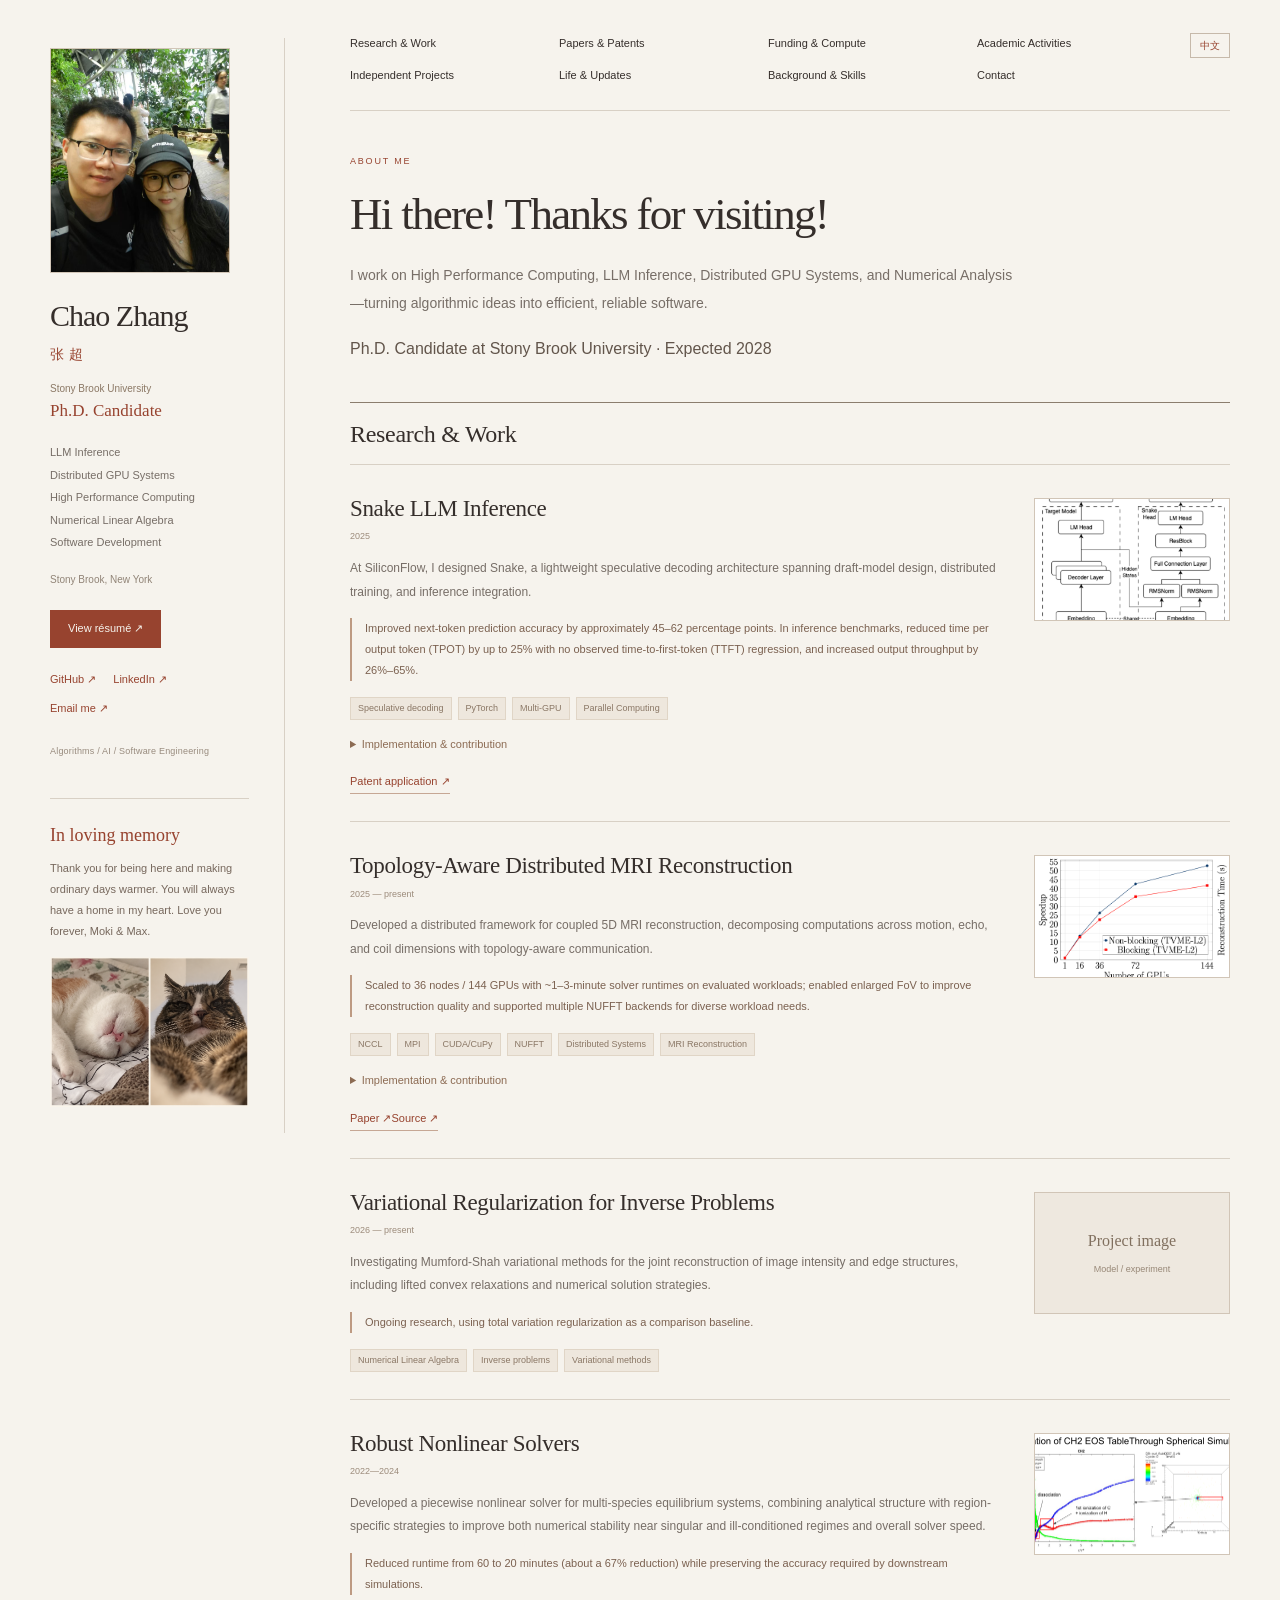
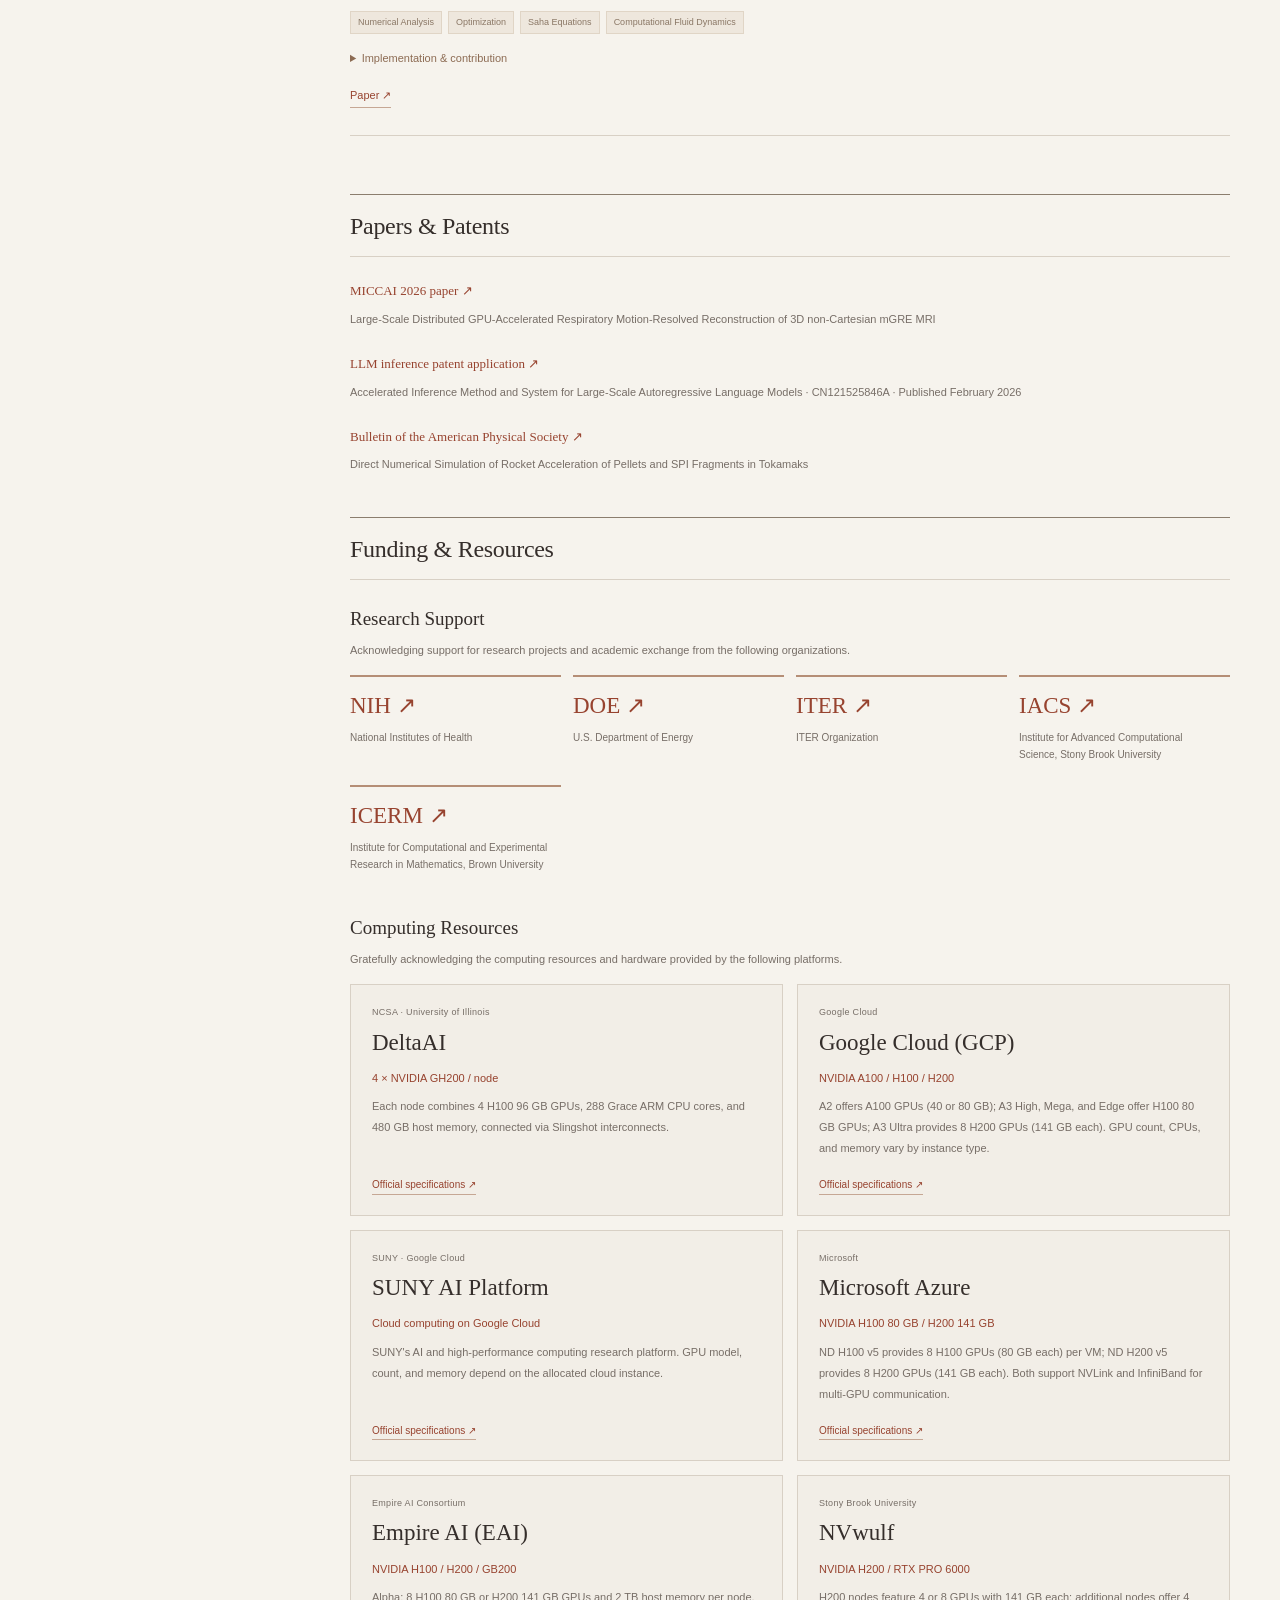
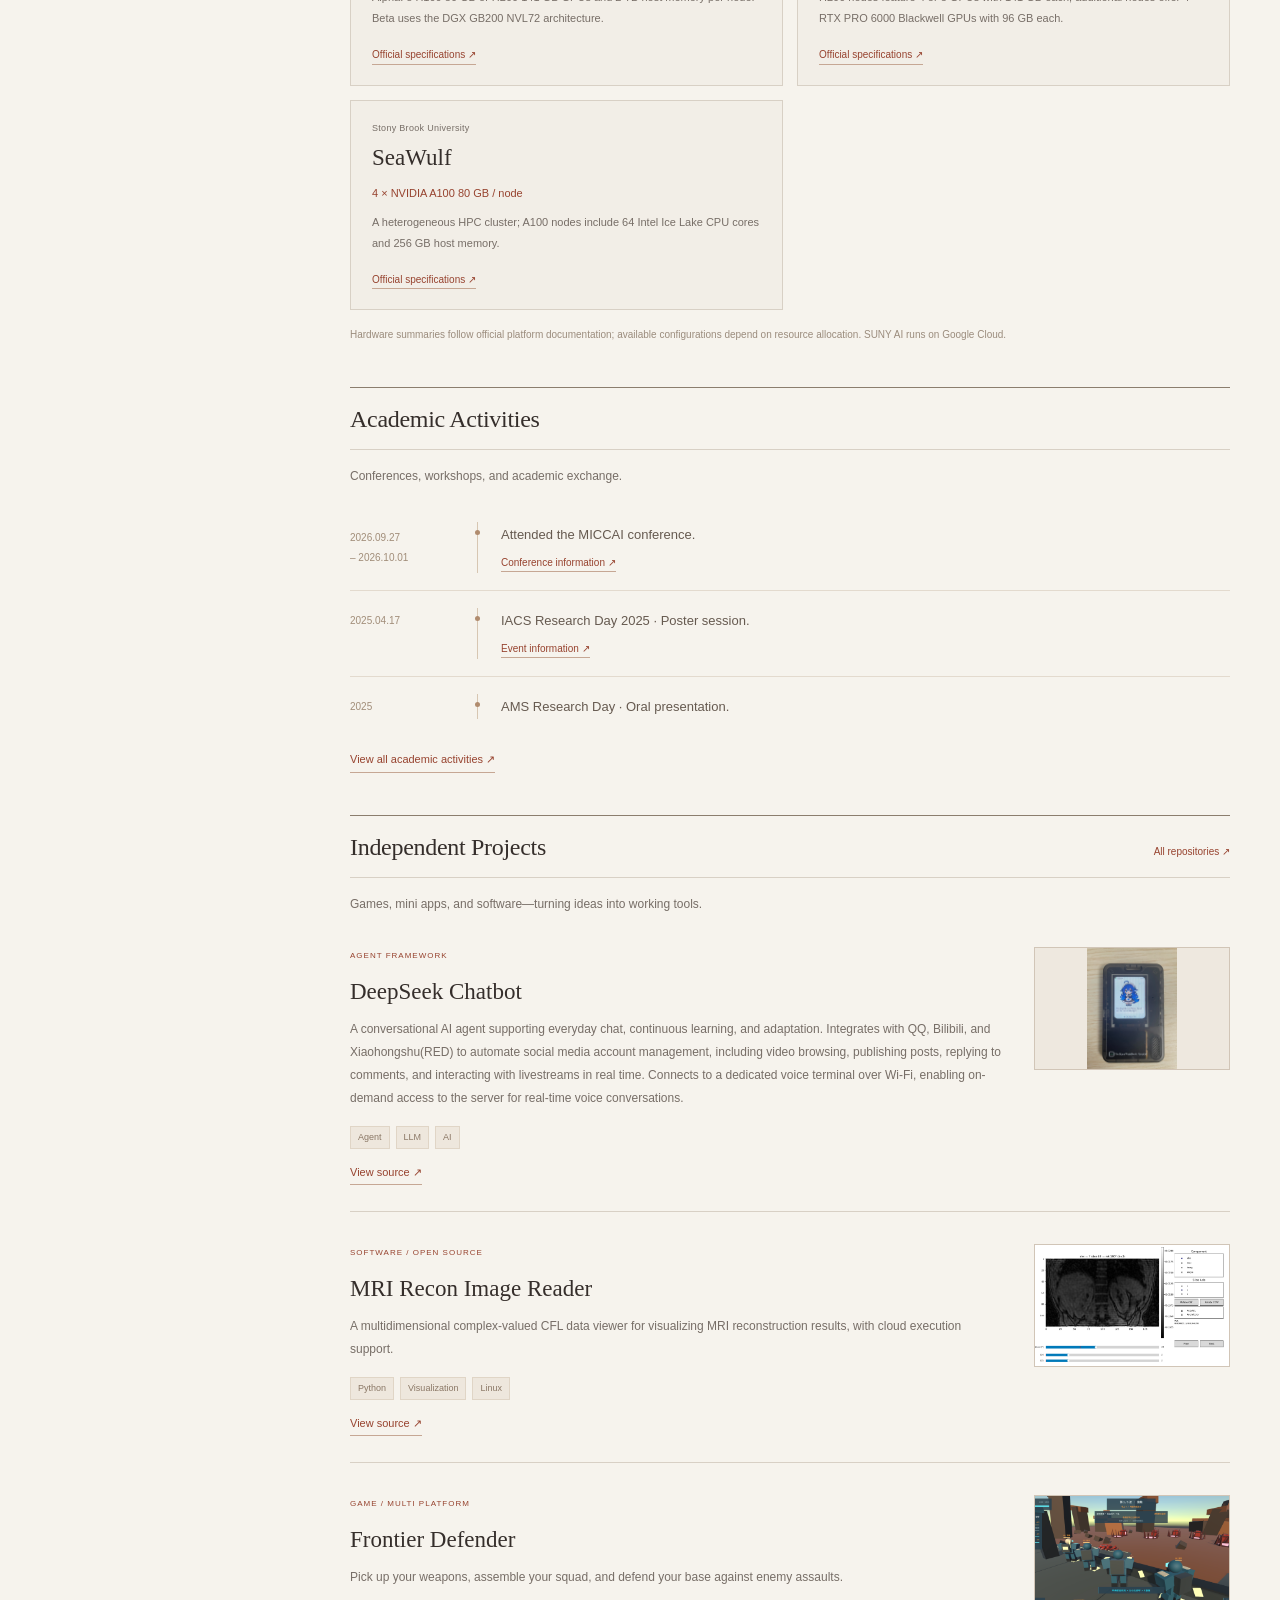
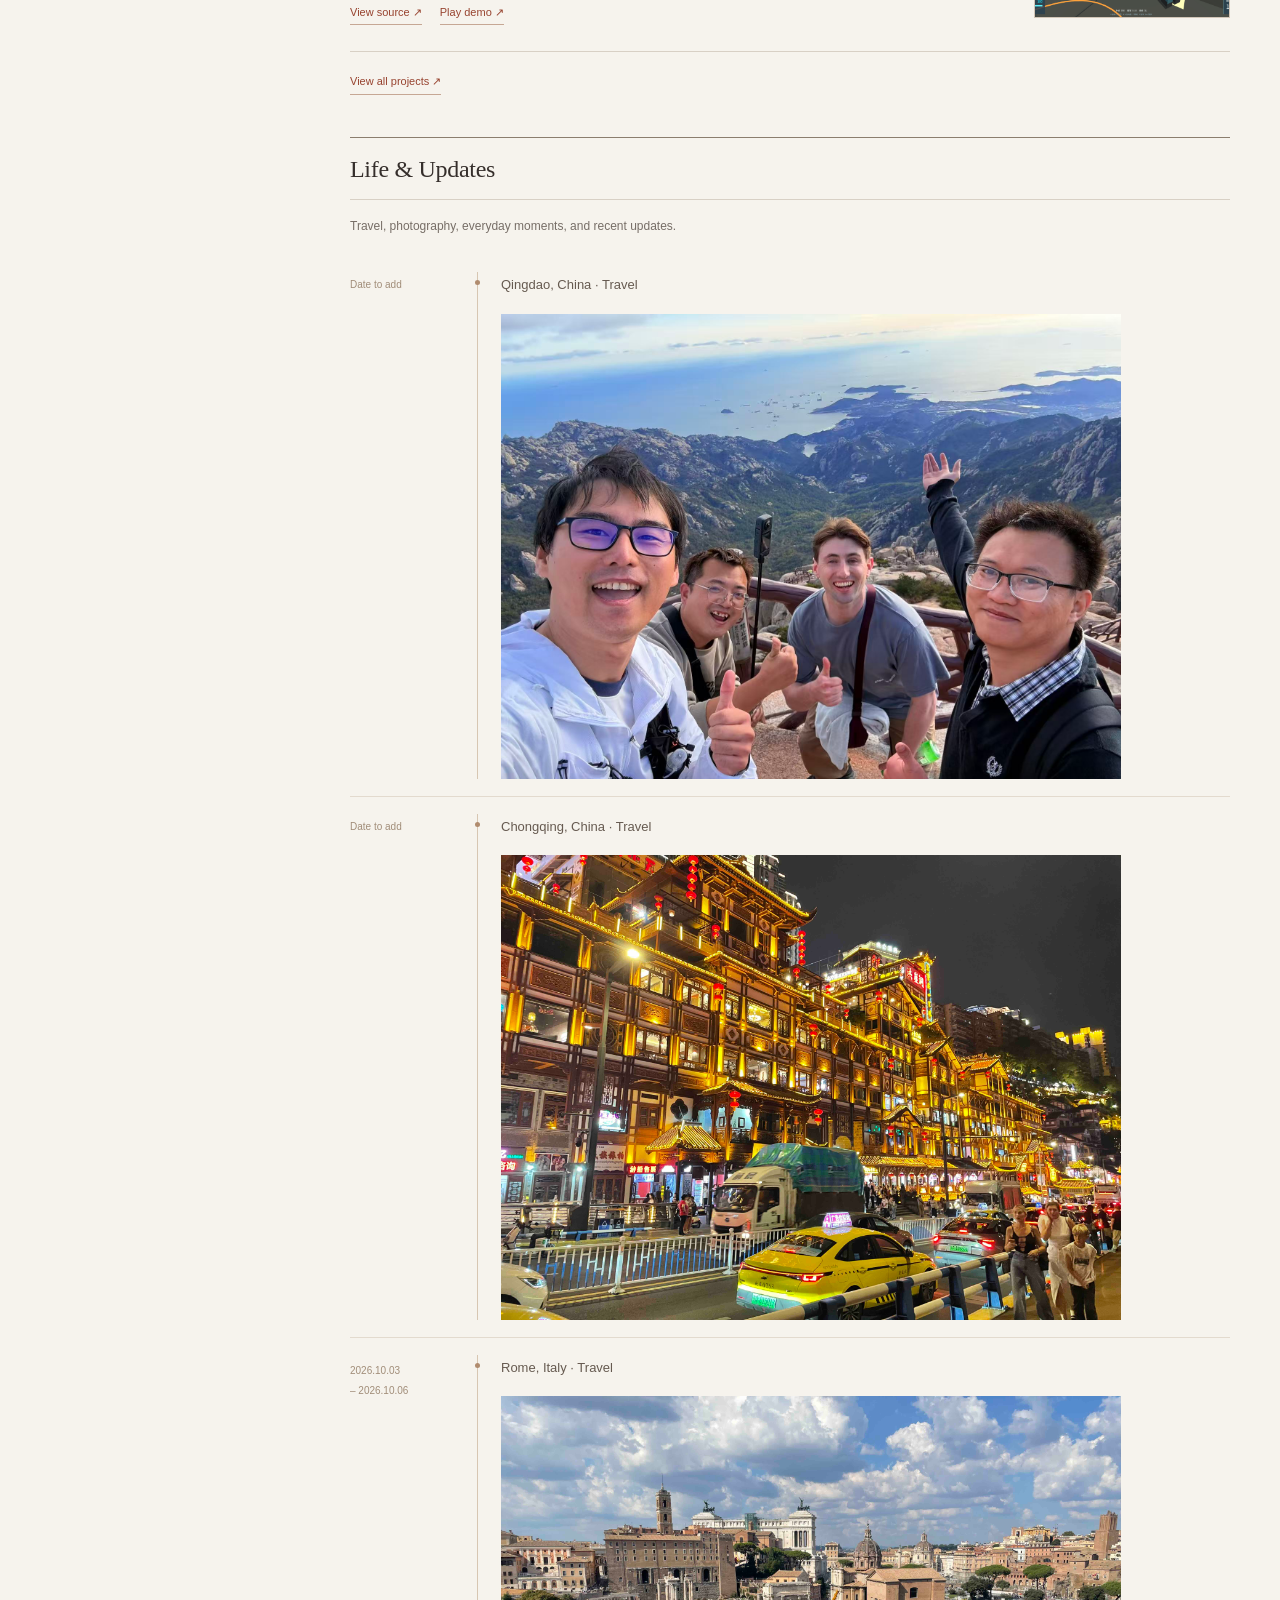
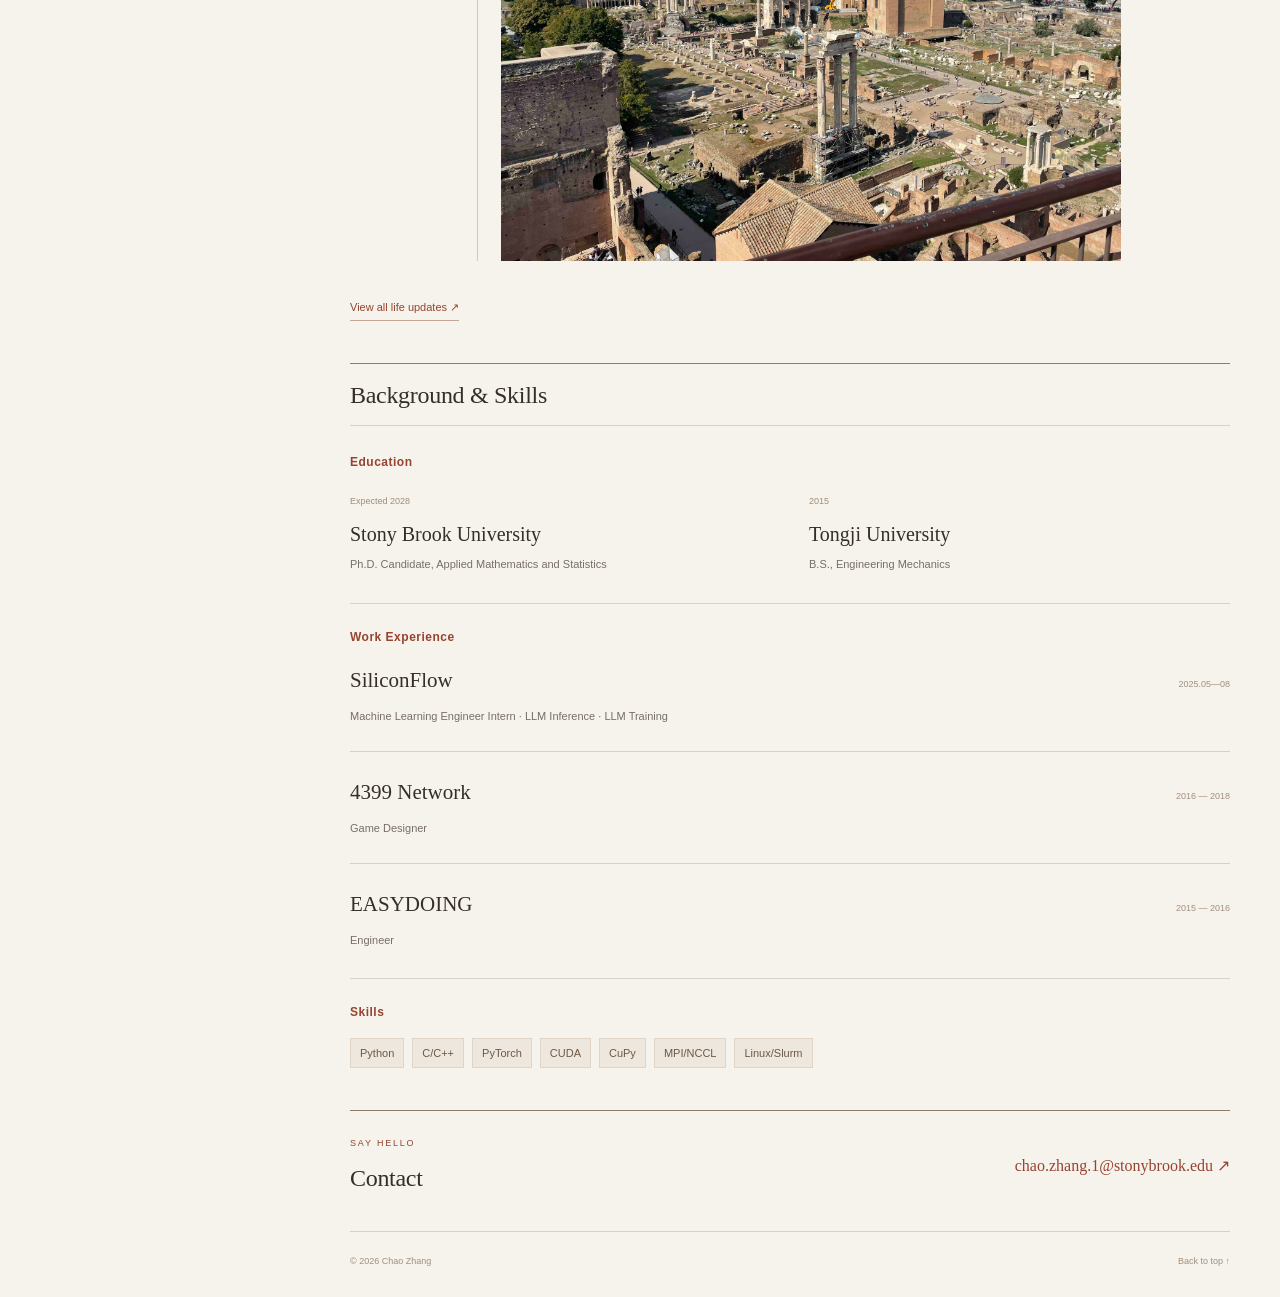
<file: index.html>
<!doctype html>
<html lang="en" data-page="home">
<head>
<meta charset="utf-8">
<meta name="viewport" content="width=device-width,initial-scale=1">
<meta name="theme-color" content="#f6f3ed">
<meta name="description" content="">
<title>个人主页</title>
<link rel="icon" href="assets/favicon.svg" type="image/svg+xml">
<link rel="stylesheet" href="style.css">
<script src="site-loader.js?v=20261102-live-content-2" defer></script>
</head>
<body id="top">
<a class="skip" href="#main">
<span data-zh="跳到正文" data-en="Skip to content">Skip to content</span>
</a>
<div class="site-shell">
<aside class="profile">
<figure class="media-slot portrait" data-media="portrait">
<div class="media-placeholder">
<span class="media-title" data-zh="个人照片" data-en="Portrait">Portrait</span>
<span class="media-hint" data-zh="照片待添加" data-en="Photo to be added">Photo to be added</span>
</div>
</figure>
<a data-profile="identity" class="identity" href="#top">
</a>
<p class="affiliation">
<span data-profile="university">
</span>
<strong data-profile="position">
</strong>
</p>
<p class="role" data-profile="focus">
</p>
<p class="location" data-profile="location">
</p>
<a href="#" data-profile-link="resume" class="resume-button" target="_blank" rel="noopener">
<span data-zh="查看简历 ↗" data-en="View résumé ↗">View résumé ↗</span>
</a>
<div class="social">
<a href="#" data-profile-link="github" class="" target="_blank" rel="noopener">
<span data-zh="GitHub ↗" data-en="GitHub ↗">GitHub ↗</span>
</a>
<a href="#" data-profile-link="linkedin" class="" target="_blank" rel="noopener">
<span data-zh="LinkedIn ↗" data-en="LinkedIn ↗">LinkedIn ↗</span>
</a>
<a href="#" data-profile-link="email" class="">
<span data-zh="发邮件给我 ↗" data-en="Email me ↗">Email me ↗</span>
</a>
</div>
<p class="profile-note">
<span data-profile="career">
</span>
</p>
<div class="profile-memorial" data-memorial hidden></div>
</aside>
<div class="page-column">
<header class="page-header">
<nav aria-label="主导航">
<a href="#work">
<span data-page-text="workTitle" data-zh="研究与工作" data-en="Research &amp; Work">Research &amp; Work</span>
</a>
<a href="#publications">
<span data-page-text="publicationsTitle" data-zh="论文与专利" data-en="Papers &amp; Patents">Papers &amp; Patents</span>
</a>
<a href="#resources">
<span data-page-text="resourcesNav" data-zh="资助与算力" data-en="Funding &amp; Compute">Funding &amp; Compute</span>
</a>
<a href="#academic">
<span data-page-text="academicTitle" data-zh="学术活动" data-en="Academic Activities">Academic Activities</span>
</a>
<a href="#builds">
<span data-page-text="buildsTitle" data-zh="个人作品" data-en="Independent Projects">Independent Projects</span>
</a>
<a href="#life">
<span data-page-text="lifeTitle" data-zh="生活与近况" data-en="Life &amp; Updates">Life &amp; Updates</span>
</a>
<a href="#about">
<span data-page-text="aboutTitle" data-zh="经历与技能" data-en="Background &amp; Skills">Background &amp; Skills</span>
</a>
<a href="#contact">
<span data-page-text="contactTitle" data-zh="联系方式" data-en="Contact">Contact</span>
</a>
</nav>
<button class="language" aria-label="切换到中文">中文</button>
</header>
<main id="main">
<section class="intro">
<div class="eyebrow">
<span data-page-text="aboutEyebrow" data-zh="关于我" data-en="ABOUT ME">ABOUT ME</span>
</div>
<h1>
<span data-intro="heading">
</span>
</h1>
<p data-intro="description">
</p>
<p class="subline" data-intro="subline">
</p>
</section>
<section id="work">
<div class="section-title">
<h2>
<span data-page-text="workTitle" data-zh="研究与工作" data-en="Research &amp; Work">Research &amp; Work</span>
</h2>
</div>
<div data-research-projects>
</div>
<p class="note" data-page-text="workNote" data-zh="" data-en=""></p>
</section>
<section id="publications" class="publications">
<div class="section-title">
<h2>
<span data-page-text="publicationsTitle" data-zh="论文与专利" data-en="Papers &amp; Patents">Papers &amp; Patents</span>
</h2>
</div>
<div data-publications>
</div>
</section>
<section id="resources">
<div class="section-title">
<h2>
<span data-page-text="resourcesTitle" data-zh="资助与计算资源" data-en="Funding &amp; Resources">Funding &amp; Resources</span>
</h2>
</div>
<div class="resource-heading">
<h3>
<span data-page-text="supportTitle" data-zh="研究支持" data-en="Research Support">Research Support</span>
</h3>
<p>
<span data-page-text="supportDescription" data-zh="感谢以下机构对相关研究项目与学术交流的资助支持。" data-en="Acknowledging support for research projects and academic exchange from the following organizations.">Acknowledging support for research projects and academic exchange from the following organizations.</span>
</p>
</div>
<div class="support-grid" data-support>
</div>
<div class="resource-heading computing-heading">
<h3>
<span data-page-text="computingTitle" data-zh="计算资源" data-en="Computing Resources">Computing Resources</span>
</h3>
<p>
<span data-page-text="computingDescription" data-zh="感谢以下平台提供的计算资源与硬件支持。" data-en="Gratefully acknowledging the computing resources and hardware provided by the following platforms.">Gratefully acknowledging the computing resources and hardware provided by the following platforms.</span>
</p>
</div>
<div class="compute-grid" data-computing>
</div>
<p class="note">
<span data-page-text="resourcesNote" data-zh="硬件简介依据平台官方资料整理；实际可用配置视具体资源分配而定。SUNY AI 基于 Google Cloud 运行。" data-en="Hardware summaries follow official platform documentation; available configurations depend on resource allocation. SUNY AI runs on Google Cloud.">Hardware summaries follow official platform documentation; available configurations depend on resource allocation. SUNY AI runs on Google Cloud.</span>
</p>
<noscript>
<p class="note">
<span data-zh="请启用 JavaScript 以查看研究支持与计算资源。" data-en="Enable JavaScript to view research support and computing resources.">Enable JavaScript to view research support and computing resources.</span>
</p>
</noscript>
</section>
<section id="academic">
<div class="section-title">
<h2>
<span data-page-text="academicTitle" data-zh="学术活动" data-en="Academic Activities">Academic Activities</span>
</h2>
</div>
<p class="section-intro" data-page-text="academicDescription" data-zh="参加的学术会议、研讨会与交流活动。" data-en="Conferences, workshops, and academic exchange.">Conferences, workshops, and academic exchange.</p>
<div class="activity-timeline" data-timeline="academic" data-limit="3">
</div>
<p class="note timeline-note" data-timeline-note="academic">
<span data-zh="标注“示例”的记录尚待补充具体日期。" data-en="Entries marked &quot;Example&quot; still need their dates.">Entries marked &quot;Example&quot; still need their dates.</span>
</p>
<noscript>
<p class="note">
<span data-zh="请启用 JavaScript 以查看时间线。" data-en="Enable JavaScript to view the timeline.">Enable JavaScript to view the timeline.</span>
</p>
</noscript>
<a href="academic.html" class="project-link">
<span data-zh="查看全部学术活动 ↗" data-en="View all academic activities ↗">View all academic activities ↗</span>
</a>
</section>
<section id="builds">
<div class="section-title">
<h2>
<span data-page-text="buildsTitle" data-zh="个人作品" data-en="Independent Projects">Independent Projects</span>
</h2>
<a href="#" data-profile-link="github" class="" target="_blank" rel="noopener">
<span data-zh="所有仓库 ↗" data-en="All repositories ↗">All repositories ↗</span>
</a>
</div>
<p class="section-intro">
<span data-page-text="buildsDescription" data-zh="游戏、小工具与开源软件——将想法转化为可用的作品。" data-en="Games, mini apps, and software—turning ideas into working tools.">Games, mini apps, and software—turning ideas into working tools.</span>
</p>
<div data-projects data-limit="3">
</div>
<noscript>
<p class="note">
<span data-zh="请启用 JavaScript 以查看个人作品。" data-en="Enable JavaScript to view independent projects.">Enable JavaScript to view independent projects.</span>
</p>
</noscript>
<a href="projects.html" class="project-link section-more">
<span data-page-text="projectsMore" data-zh="查看全部个人作品 ↗" data-en="View all projects ↗">View all projects ↗</span>
</a>
</section>
<section id="life">
<div class="section-title">
<h2>
<span data-page-text="lifeTitle" data-zh="生活与近况" data-en="Life &amp; Updates">Life &amp; Updates</span>
</h2>
</div>
<p class="section-intro" data-page-text="lifeDescription" data-zh="旅行、摄影、日常片刻，以及近期的生活记录。" data-en="Travel, photography, everyday moments, and recent updates.">Travel, photography, everyday moments, and recent updates.</p>
<div class="activity-timeline" data-timeline="life" data-limit="3">
</div>
<p class="note timeline-note" data-timeline-note="life">
<span data-zh="标注“示例”的记录尚待补充具体日期。" data-en="Entries marked &quot;Example&quot; still need their dates.">Entries marked &quot;Example&quot; still need their dates.</span>
</p>
<noscript>
<p class="note">
<span data-zh="请启用 JavaScript 以查看时间线。" data-en="Enable JavaScript to view the timeline.">Enable JavaScript to view the timeline.</span>
</p>
</noscript>
<a href="life.html" class="project-link section-more">
<span data-page-text="lifeMore" data-zh="查看全部生活记录 ↗" data-en="View all life updates ↗">View all life updates ↗</span>
</a>
</section>
<section id="about">
<div class="section-title">
<h2>
<span data-page-text="aboutTitle" data-zh="经历与技能" data-en="Background &amp; Skills">Background &amp; Skills</span>
</h2>
</div>
<div class="about-group" aria-labelledby="education-heading">
<h3 class="about-group-title" id="education-heading" data-page-text="educationTitle" data-zh="教育经历" data-en="Education">Education</h3>
<div class="education" data-education>
</div>
</div>
<div class="about-group" aria-labelledby="experience-heading">
<h3 class="about-group-title" id="experience-heading" data-page-text="experienceTitle" data-zh="工作经历" data-en="Work Experience">Work Experience</h3>
<div data-experience>
</div>
</div>
<div class="about-group skills-group" aria-labelledby="skills-heading">
<h3 class="about-group-title" id="skills-heading" data-page-text="skillsTitle" data-zh="技能" data-en="Skills">Skills</h3>
<div class="tags" data-skills>
</div>
</div>
</section>
<section id="contact" class="contact">
<div>
<p class="eyebrow" data-page-text="contactEyebrow" data-zh="欢迎联系" data-en="SAY HELLO">SAY HELLO</p>
<h2>
<span data-page-text="contactTitle" data-zh="联系方式" data-en="Contact">Contact</span>
</h2>
</div>
<a href="#" data-profile-link="email" class="">
<span data-profile="contactEmail">
</span>
</a>
</section>
</main>
<footer>
<span data-profile="copyright">
</span>
<a href="#top" class="">
<span data-zh="回到顶部 ↑" data-en="Back to top ↑">Back to top ↑</span>
</a>
</footer>
</div>
</div>
</body>
</html>
</file>
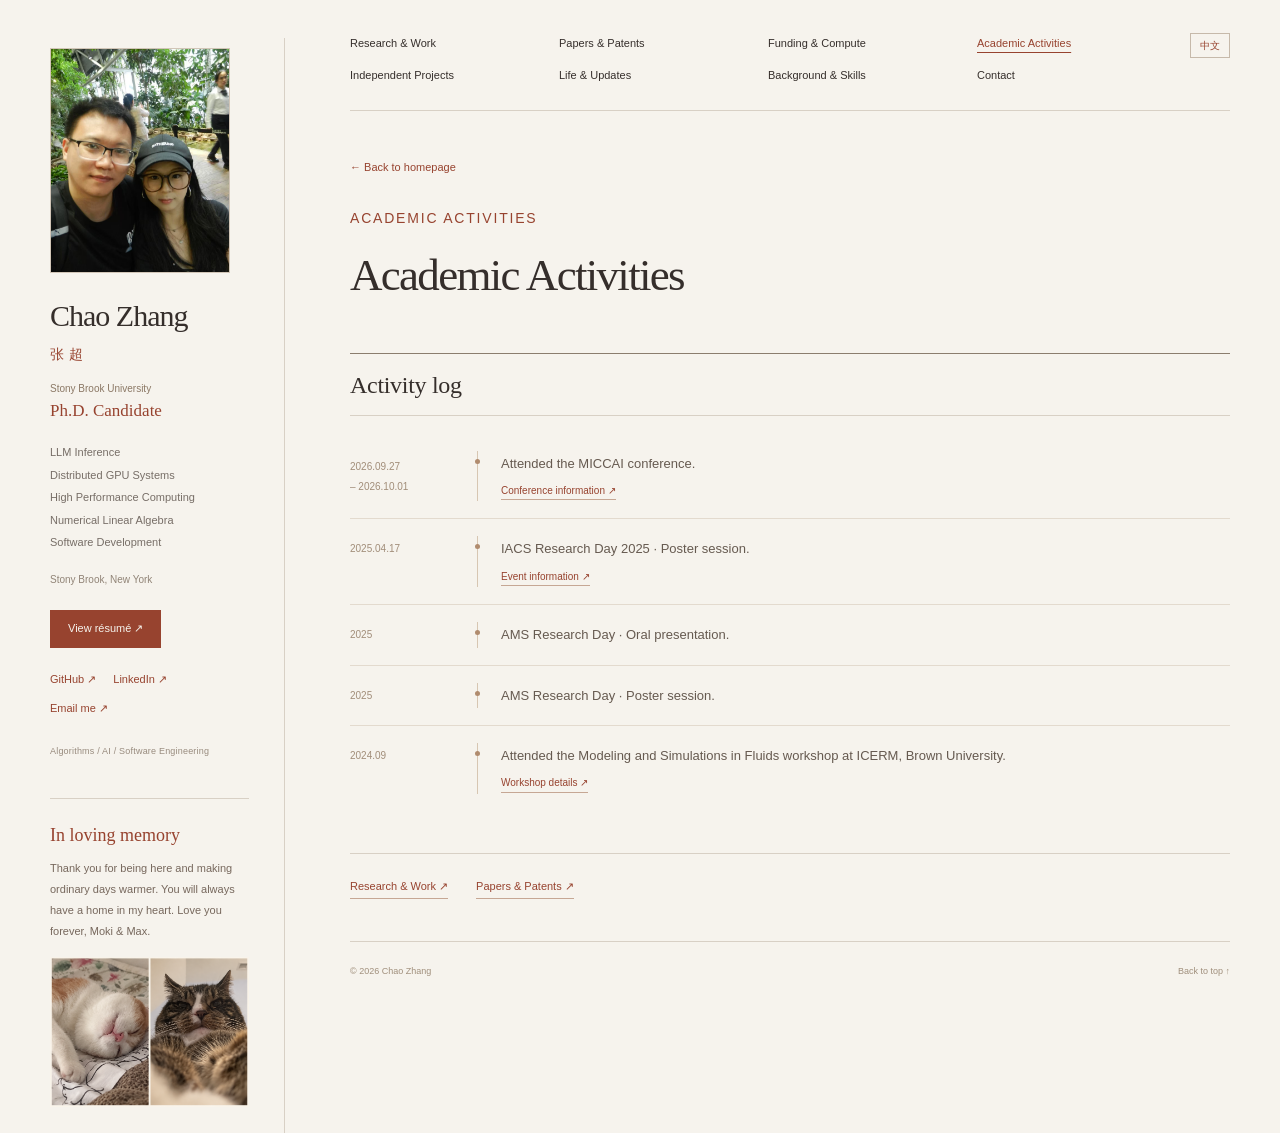
<file: academic.html>
<!doctype html>
<html lang="en" data-page="academic">
<head>
<meta charset="utf-8">
<meta name="viewport" content="width=device-width,initial-scale=1">
<meta name="theme-color" content="#f6f3ed">
<meta name="description" content="">
<title>学术活动</title>
<link rel="icon" href="assets/favicon.svg" type="image/svg+xml">
<link rel="stylesheet" href="style.css">
<script src="site-loader.js?v=20261102-live-content-2" defer></script>
</head>
<body id="top">
<a class="skip" href="#main">
<span data-zh="跳到正文" data-en="Skip to content">Skip to content</span>
</a>
<div class="site-shell">
<aside class="profile">
<figure class="media-slot portrait" data-media="portrait">
<div class="media-placeholder">
<span class="media-title" data-zh="个人照片" data-en="Portrait">Portrait</span>
<span class="media-hint" data-zh="照片待添加" data-en="Photo to be added">Photo to be added</span>
</div>
</figure>
<a data-profile="identity" class="identity" href="index.html">
</a>
<p class="affiliation">
<span data-profile="university">
</span>
<strong data-profile="position">
</strong>
</p>
<p class="role" data-profile="focus">
</p>
<p class="location" data-profile="location">
</p>
<a href="#" data-profile-link="resume" class="resume-button" target="_blank" rel="noopener">
<span data-zh="查看简历 ↗" data-en="View résumé ↗">View résumé ↗</span>
</a>
<div class="social">
<a href="#" data-profile-link="github" class="" target="_blank" rel="noopener">
<span data-zh="GitHub ↗" data-en="GitHub ↗">GitHub ↗</span>
</a>
<a href="#" data-profile-link="linkedin" class="" target="_blank" rel="noopener">
<span data-zh="LinkedIn ↗" data-en="LinkedIn ↗">LinkedIn ↗</span>
</a>
<a href="#" data-profile-link="email" class="">
<span data-zh="发邮件给我 ↗" data-en="Email me ↗">Email me ↗</span>
</a>
</div>
<p class="profile-note">
<span data-profile="career">
</span>
</p>
<div class="profile-memorial" data-memorial hidden></div>
</aside>
<div class="page-column">
<header class="page-header">
<nav aria-label="主导航">
<a href="index.html#work">
<span data-page-text="workTitle" data-zh="研究与工作" data-en="Research &amp; Work">Research &amp; Work</span>
</a>
<a href="index.html#publications">
<span data-page-text="publicationsTitle" data-zh="论文与专利" data-en="Papers &amp; Patents">Papers &amp; Patents</span>
</a>
<a href="index.html#resources">
<span data-page-text="resourcesNav" data-zh="资助与算力" data-en="Funding &amp; Compute">Funding &amp; Compute</span>
</a>
<a href="academic.html" aria-current="page">
<span data-page-text="academicTitle" data-zh="学术活动" data-en="Academic Activities">Academic Activities</span>
</a>
<a href="projects.html">
<span data-page-text="buildsTitle" data-zh="个人作品" data-en="Independent Projects">Independent Projects</span>
</a>
<a href="life.html">
<span data-page-text="lifeTitle" data-zh="生活与近况" data-en="Life &amp; Updates">Life &amp; Updates</span>
</a>
<a href="index.html#about">
<span data-page-text="aboutTitle" data-zh="经历与技能" data-en="Background &amp; Skills">Background &amp; Skills</span>
</a>
<a href="index.html#contact">
<span data-page-text="contactTitle" data-zh="联系方式" data-en="Contact">Contact</span>
</a>
</nav>
<button class="language" aria-label="切换到中文">中文</button>
</header>
<main id="main" class="academic-page">
<section class="intro academic-intro">
<a href="index.html#academic" class="back-link">
<span data-zh="← 返回主页" data-en="← Back to homepage">← Back to homepage</span>
</a>
<p class="eyebrow">ACADEMIC ACTIVITIES</p>
<h1>
<span data-page-text="academicTitle" data-zh="学术活动" data-en="Academic Activities">Academic Activities</span>
</h1>
<p data-page-text="academicPageDescription" data-zh="" data-en=""></p>
</section>
<section class="academic-records">
<div class="section-title">
<h2>
<span data-page-text="academicLogTitle" data-zh="活动记录" data-en="Activity log">Activity log</span>
</h2>
</div>
<div class="activity-timeline" data-timeline="academic">
</div>
<p class="note timeline-note" data-timeline-note="academic">
<span data-zh="标注“示例”的记录尚待补充具体日期。" data-en="Entries marked &quot;Example&quot; still need their dates.">Entries marked &quot;Example&quot; still need their dates.</span>
</p>
<noscript>
<p class="note">
<span data-zh="请启用 JavaScript 以查看时间线。" data-en="Enable JavaScript to view the timeline.">Enable JavaScript to view the timeline.</span>
</p>
</noscript>
</section>
<section class="academic-return">
<a href="index.html#work" class="project-link">
<span data-zh="研究与工作 ↗" data-en="Research &amp; Work ↗">Research &amp; Work ↗</span>
</a>
<a href="index.html#publications" class="project-link">
<span data-zh="论文与专利 ↗" data-en="Papers &amp; Patents ↗">Papers &amp; Patents ↗</span>
</a>
</section>
</main>
<footer>
<span data-profile="copyright">
</span>
<a href="#top" class="">
<span data-zh="回到顶部 ↑" data-en="Back to top ↑">Back to top ↑</span>
</a>
</footer>
</div>
</div>
</body>
</html>
</file>
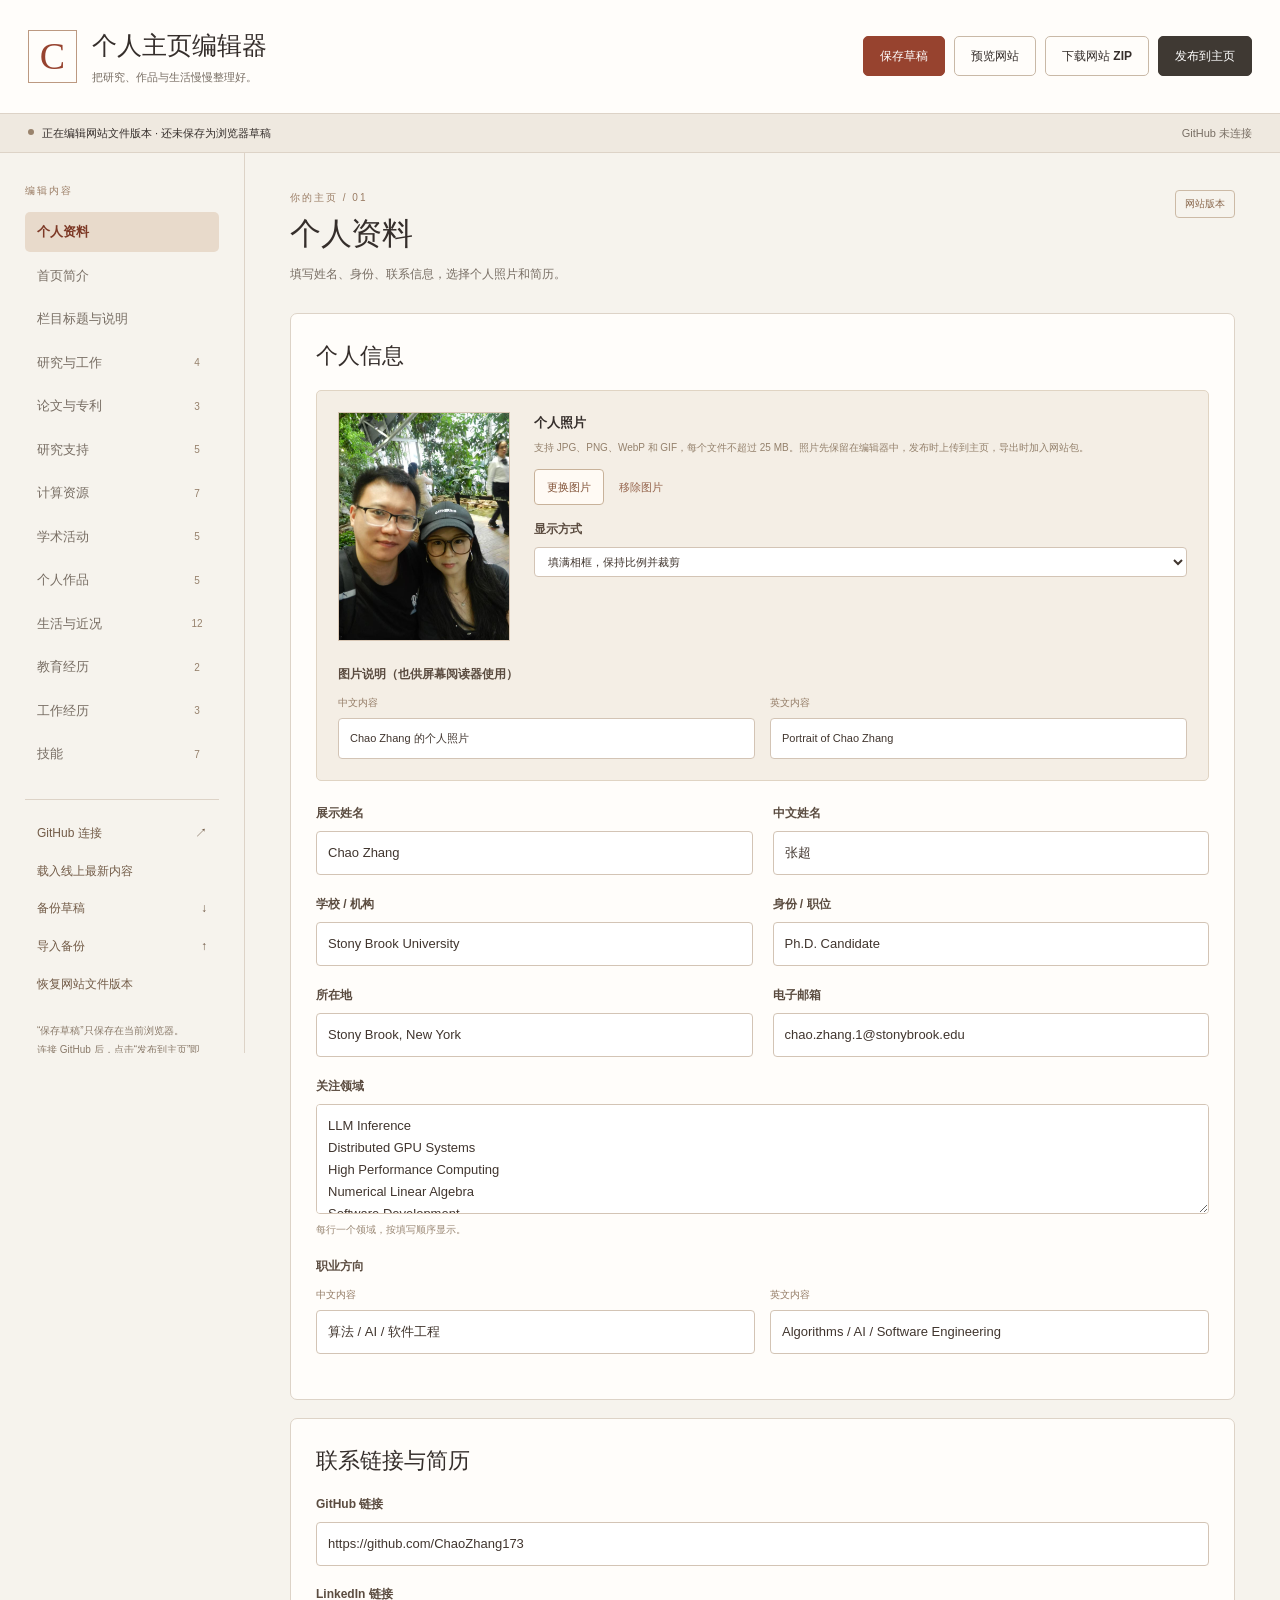
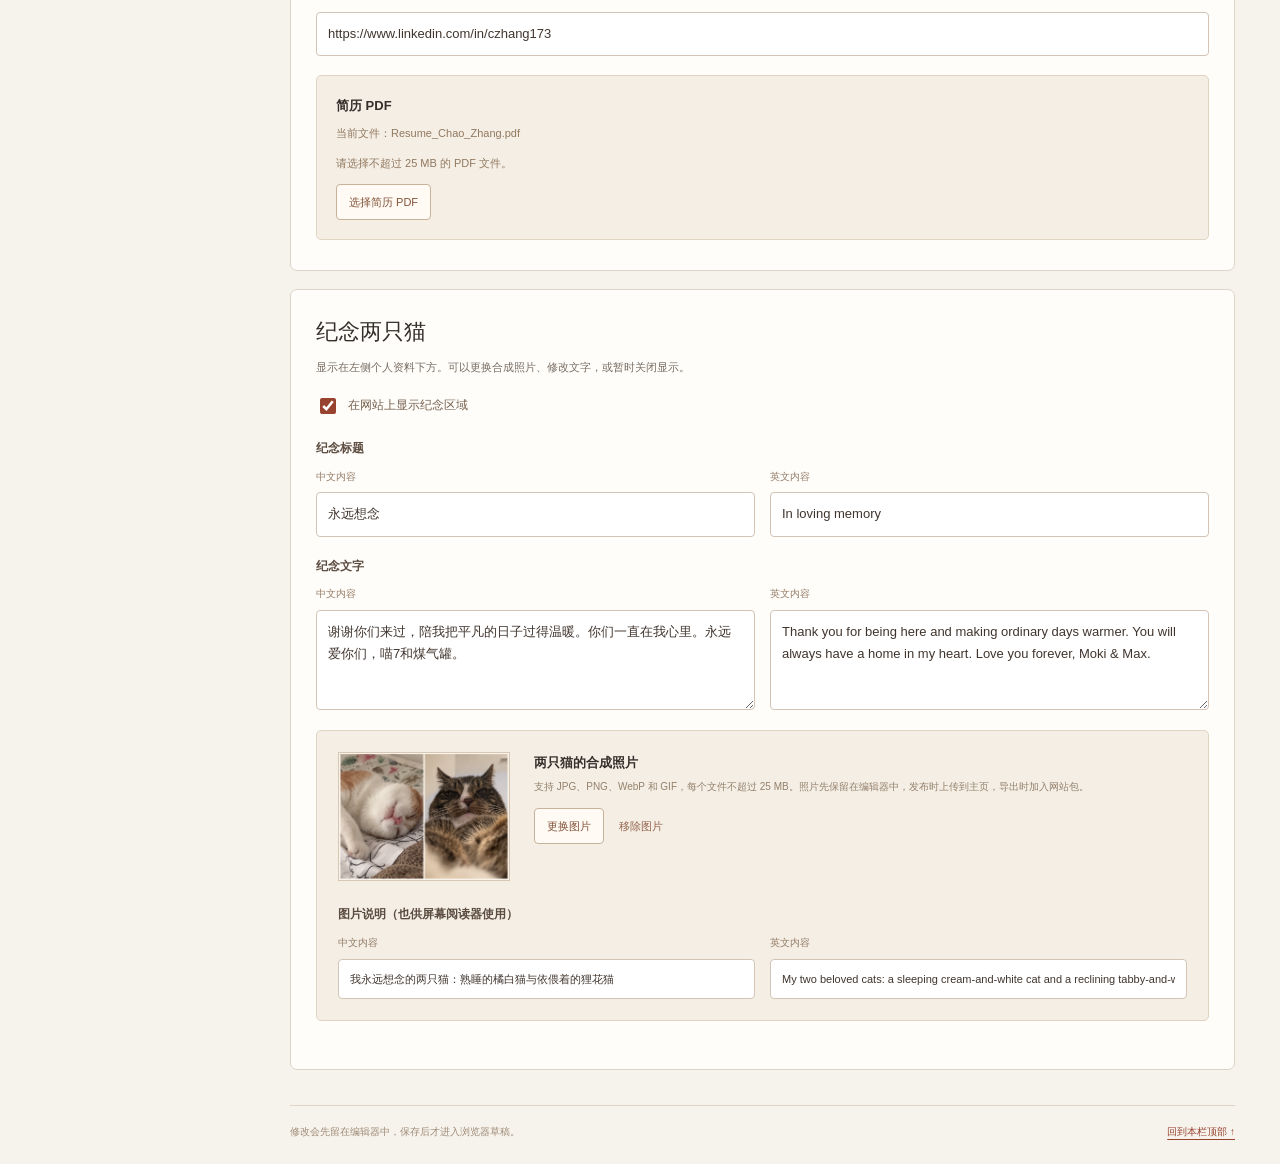
<file: editor.html>
<!doctype html>
<html lang="zh-CN">
<head>
  <meta charset="utf-8">
  <meta name="viewport" content="width=device-width,initial-scale=1">
  <meta name="robots" content="noindex,nofollow">
  <meta name="theme-color" content="#f6f3ed">
  <title>个人主页 · 内容编辑器</title>
  <link rel="icon" href="assets/favicon.svg" type="image/svg+xml">
  <link rel="stylesheet" href="editor.css">
  <script src="editor-loader.js?v=20261102-live-content" defer></script>
</head>
<body>
  <a class="skip" href="#editor-main">跳到编辑内容</a>
  <header class="editor-header">
    <div class="editor-brand"><span class="brand-mark" aria-hidden="true">C</span><div><h1>个人主页编辑器</h1><p>把研究、作品与生活慢慢整理好。</p></div></div>
    <div class="header-actions" aria-label="编辑操作">
      <button id="save-button" class="button primary" type="button">保存草稿</button>
      <button id="preview-button" class="button" type="button">预览网站</button>
      <button id="export-button" class="button" type="button">下载网站 ZIP</button>
      <button id="publish-button" class="button dark" type="button">发布到主页</button>
    </div>
  </header>
  <div class="status-strip"><p id="save-status" role="status" aria-live="polite">正在载入网站内容…</p><span id="github-status">GitHub 未连接</span></div>
  <div id="draft-banner" class="draft-banner" hidden><div><strong>发现这个浏览器保存的草稿</strong><p>当前显示的是网站文件中的内容。恢复草稿后，可以继续上次的编辑。</p></div><div class="banner-actions"><button id="restore-button" class="button primary small" type="button">恢复草稿</button><button id="dismiss-draft-button" class="button small" type="button">继续网站版本</button></div></div>
  <div id="message" class="message" role="status" aria-live="polite" hidden></div>
  <div class="editor-layout">
    <aside class="editor-sidebar">
      <p class="sidebar-label">编辑内容</p>
      <nav id="section-nav" aria-label="编辑栏目"></nav>
      <div class="sidebar-tools">
        <button id="github-button" type="button">GitHub 连接 <span aria-hidden="true">↗</span></button>
        <button id="latest-button" type="button">载入线上最新内容</button>
        <button id="backup-button" type="button">备份草稿 <span aria-hidden="true">↓</span></button>
        <button id="import-button" type="button">导入备份 <span aria-hidden="true">↑</span></button>
        <button id="reset-button" type="button">恢复网站文件版本</button>
        <input id="backup-file" type="file" accept=".json,application/json" hidden>
      </div>
      <p class="sidebar-note">“保存草稿”只保存在当前浏览器。<br>连接 GitHub 后，点击“发布到主页”即可更新网站。ZIP 和草稿备份仍可下载保留。</p>
    </aside>
    <main id="editor-main" tabindex="-1">
      <div class="section-heading"><div><p id="section-eyebrow" class="eyebrow">你的主页</p><h2 id="section-title">个人资料</h2><p id="section-description"></p></div><span id="source-badge" class="source-badge">网站版本</span></div>
      <div id="section-content"></div>
      <footer class="editor-footer"><span>修改会先留在编辑器中，保存后才进入浏览器草稿。</span><a href="#editor-main">回到本栏顶部 ↑</a></footer>
    </main>
  </div>
  <dialog id="github-dialog" aria-labelledby="github-title" aria-describedby="github-description">
    <h2 id="github-title">连接 GitHub</h2>
    <p id="github-description">发布目标：ChaoZhang173.github.io。连接后，修改内容或照片，再点击“发布到主页”即可更新。</p>
    <p id="github-dialog-status" role="status" aria-live="polite">尚未连接</p>
    <form id="github-connect-form">
      <details class="github-instructions" open>
        <summary>首次使用：创建主页专用授权码</summary>
        <ol>
          <li>打开 <a href="https://github.com/settings/personal-access-tokens/new?name=Homepage%20Editor&amp;description=Publish%20my%20personal%20homepage&amp;target_name=ChaoZhang173&amp;expires_in=90&amp;contents=write" target="_blank" rel="noopener noreferrer">GitHub 授权码设置</a>（Fine-grained token）。</li>
          <li>Repository access 选择 <strong>Only select repositories</strong>，只选 <strong>ChaoZhang173.github.io</strong>。</li>
          <li>Repository permissions 中，将 <strong>Contents</strong> 设为 <strong>Read and write</strong>；其余权限保持默认。设置有效期后，生成并复制授权码。</li>
          <li>把授权码粘贴到下面。无需发给任何人。</li>
        </ol>
      </details>
      <label class="field"><span class="field-label">GitHub 授权码</span><input id="github-token" type="password" autocomplete="off" autocapitalize="off" spellcheck="false" placeholder="github_pat_…" required><span class="field-help">仅在当前页面内存中保留，关闭或刷新页面后需要重新连接。不会包含在草稿、备份或下载文件中。</span></label>
      <button id="github-connect" class="button primary" type="submit">连接 GitHub</button>
    </form>
    <div class="github-dialog-actions"><button id="github-disconnect" class="button" type="button" hidden>断开连接</button><button id="github-close" class="button" type="button">返回编辑</button></div>
    <p class="github-note">发布会更新公开主页上的文字和照片。你可以在 <a href="https://github.com/settings/personal-access-tokens" target="_blank" rel="noopener noreferrer">GitHub 设置</a>随时撤销授权。</p>
  </dialog>
  <dialog id="confirmation-dialog" aria-labelledby="confirmation-title" aria-describedby="confirmation-text">
    <h2 id="confirmation-title">确认更改</h2>
    <p id="confirmation-text"></p>
    <div class="confirmation-actions"><button id="confirmation-cancel" class="button" type="button" autofocus>取消</button><button id="confirmation-accept" class="button primary" type="button">确认</button></div>
  </dialog>
  <dialog id="preview-dialog" aria-labelledby="preview-title">
    <div class="preview-toolbar"><div><h2 id="preview-title">网站预览</h2><p id="preview-status" role="status" aria-live="polite">预览当前编辑内容；外部链接可能在预览中不可用。</p></div><div class="preview-controls"><div class="preview-pages" aria-label="预览页面"><button type="button" data-preview-page="index.html" aria-pressed="true">首页</button><button type="button" data-preview-page="academic.html" aria-pressed="false">学术活动</button><button type="button" data-preview-page="projects.html" aria-pressed="false">个人作品</button><button type="button" data-preview-page="life.html" aria-pressed="false">生活与近况</button></div><button id="preview-width" class="button small" type="button" aria-pressed="false">手机宽度</button><button id="close-preview" class="button small" type="button">关闭预览</button></div></div>
    <div class="preview-stage"><iframe id="preview-frame" title="个人主页预览" sandbox="allow-scripts"></iframe></div>
  </dialog>
  <noscript><p class="no-script">请在浏览器中启用 JavaScript 后使用内容编辑器。</p></noscript>
</body>
</html>
</file>
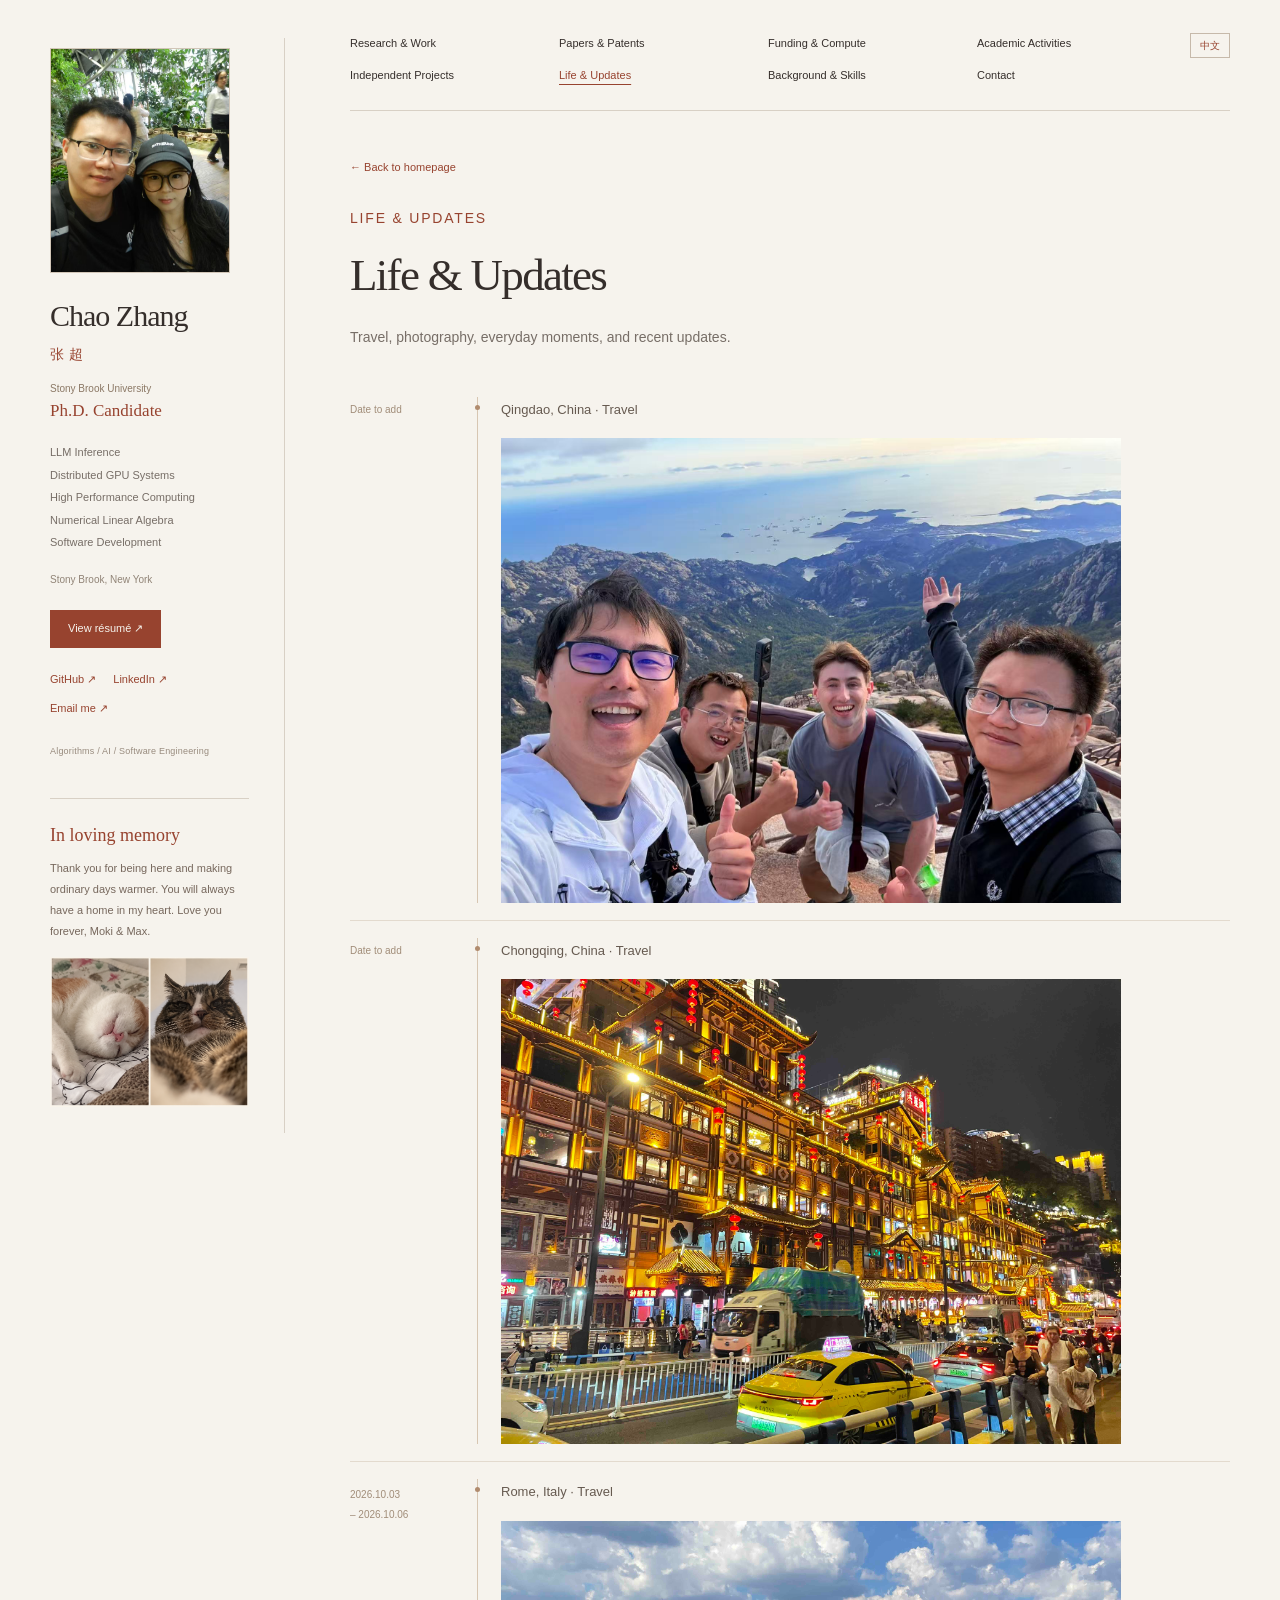
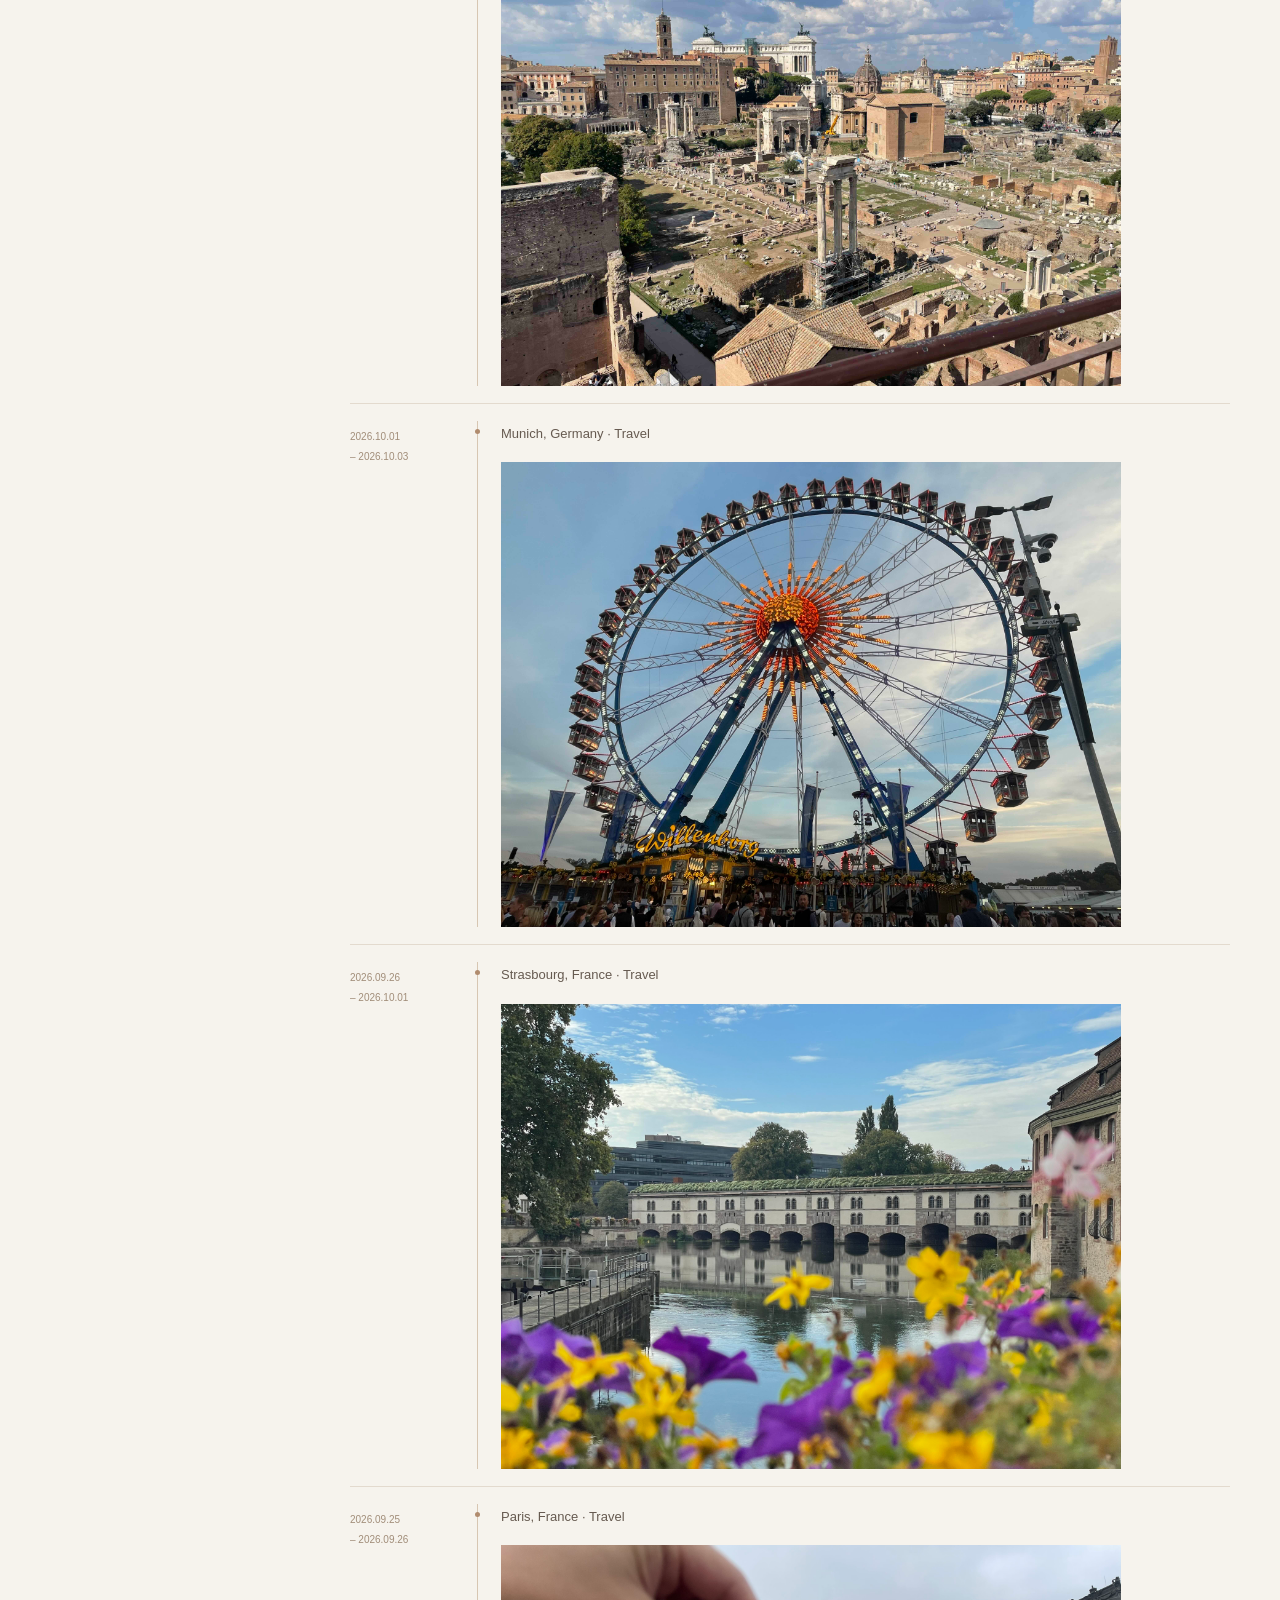
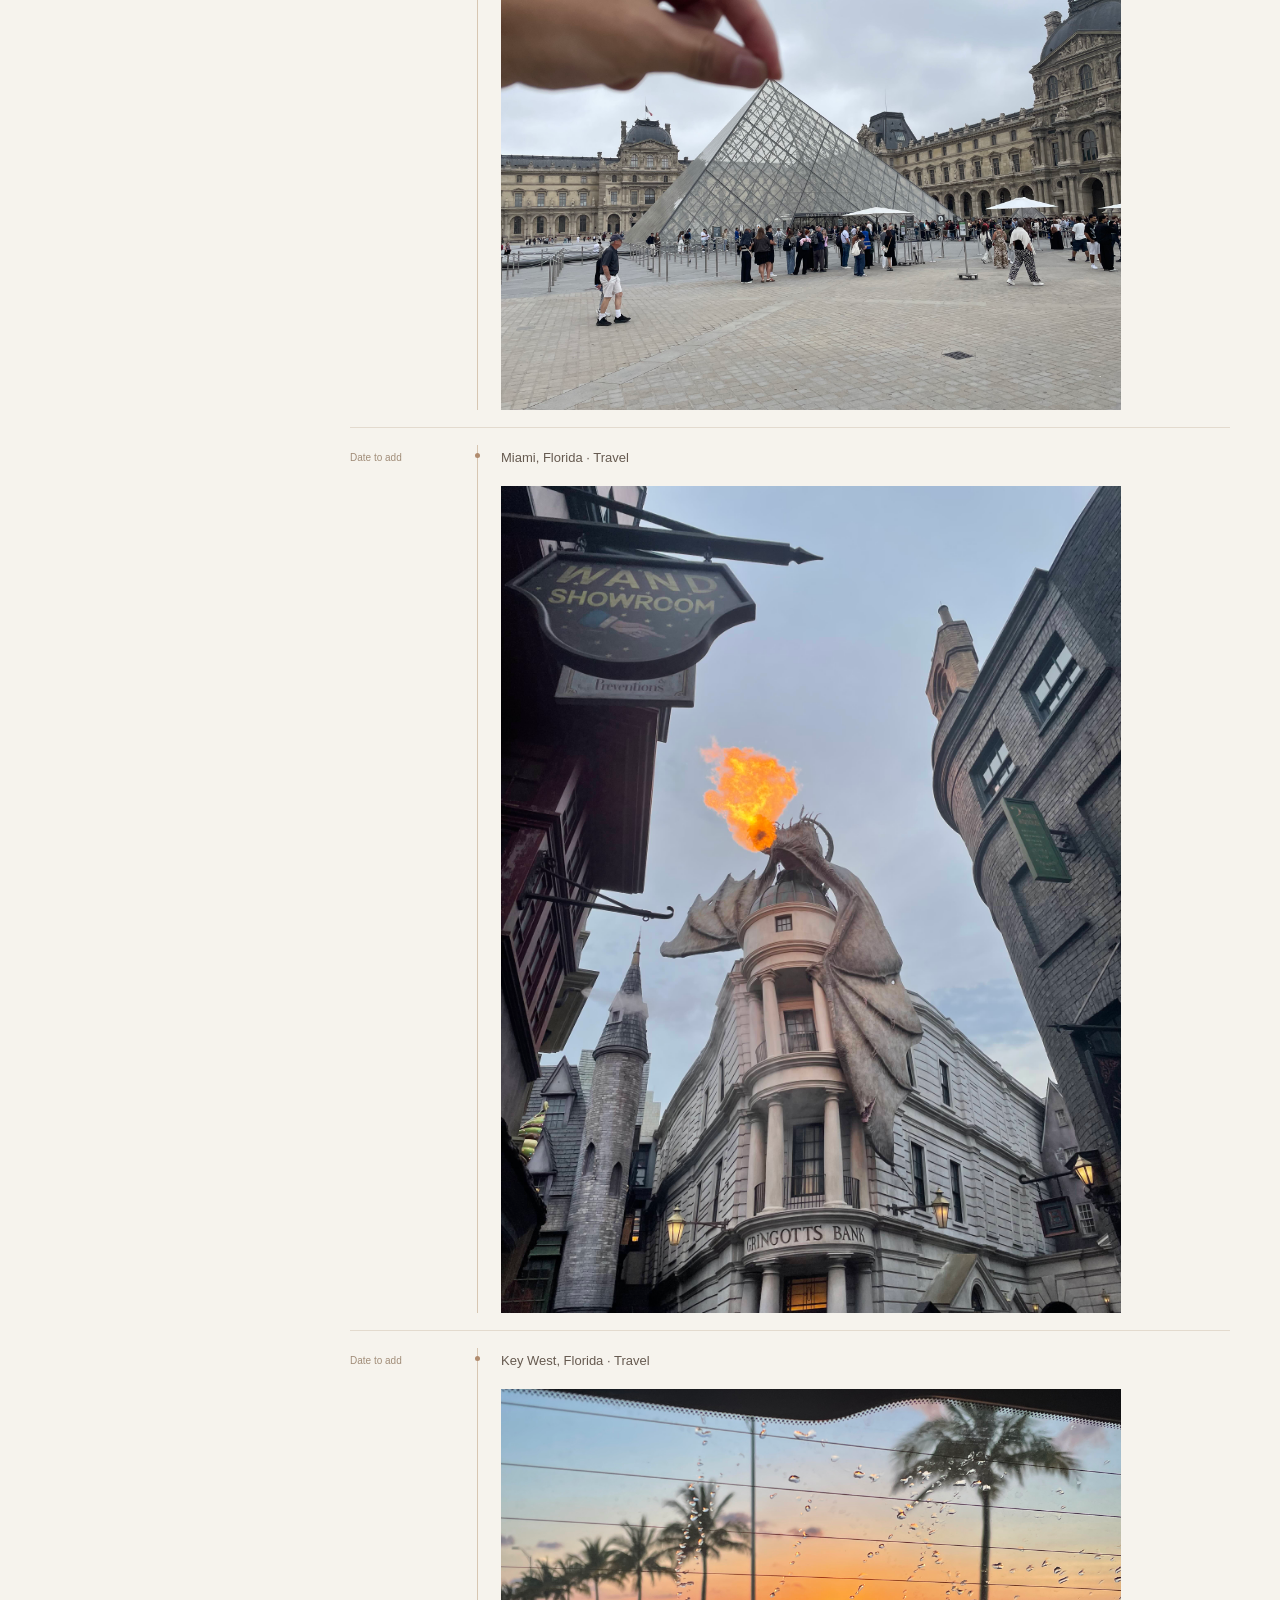
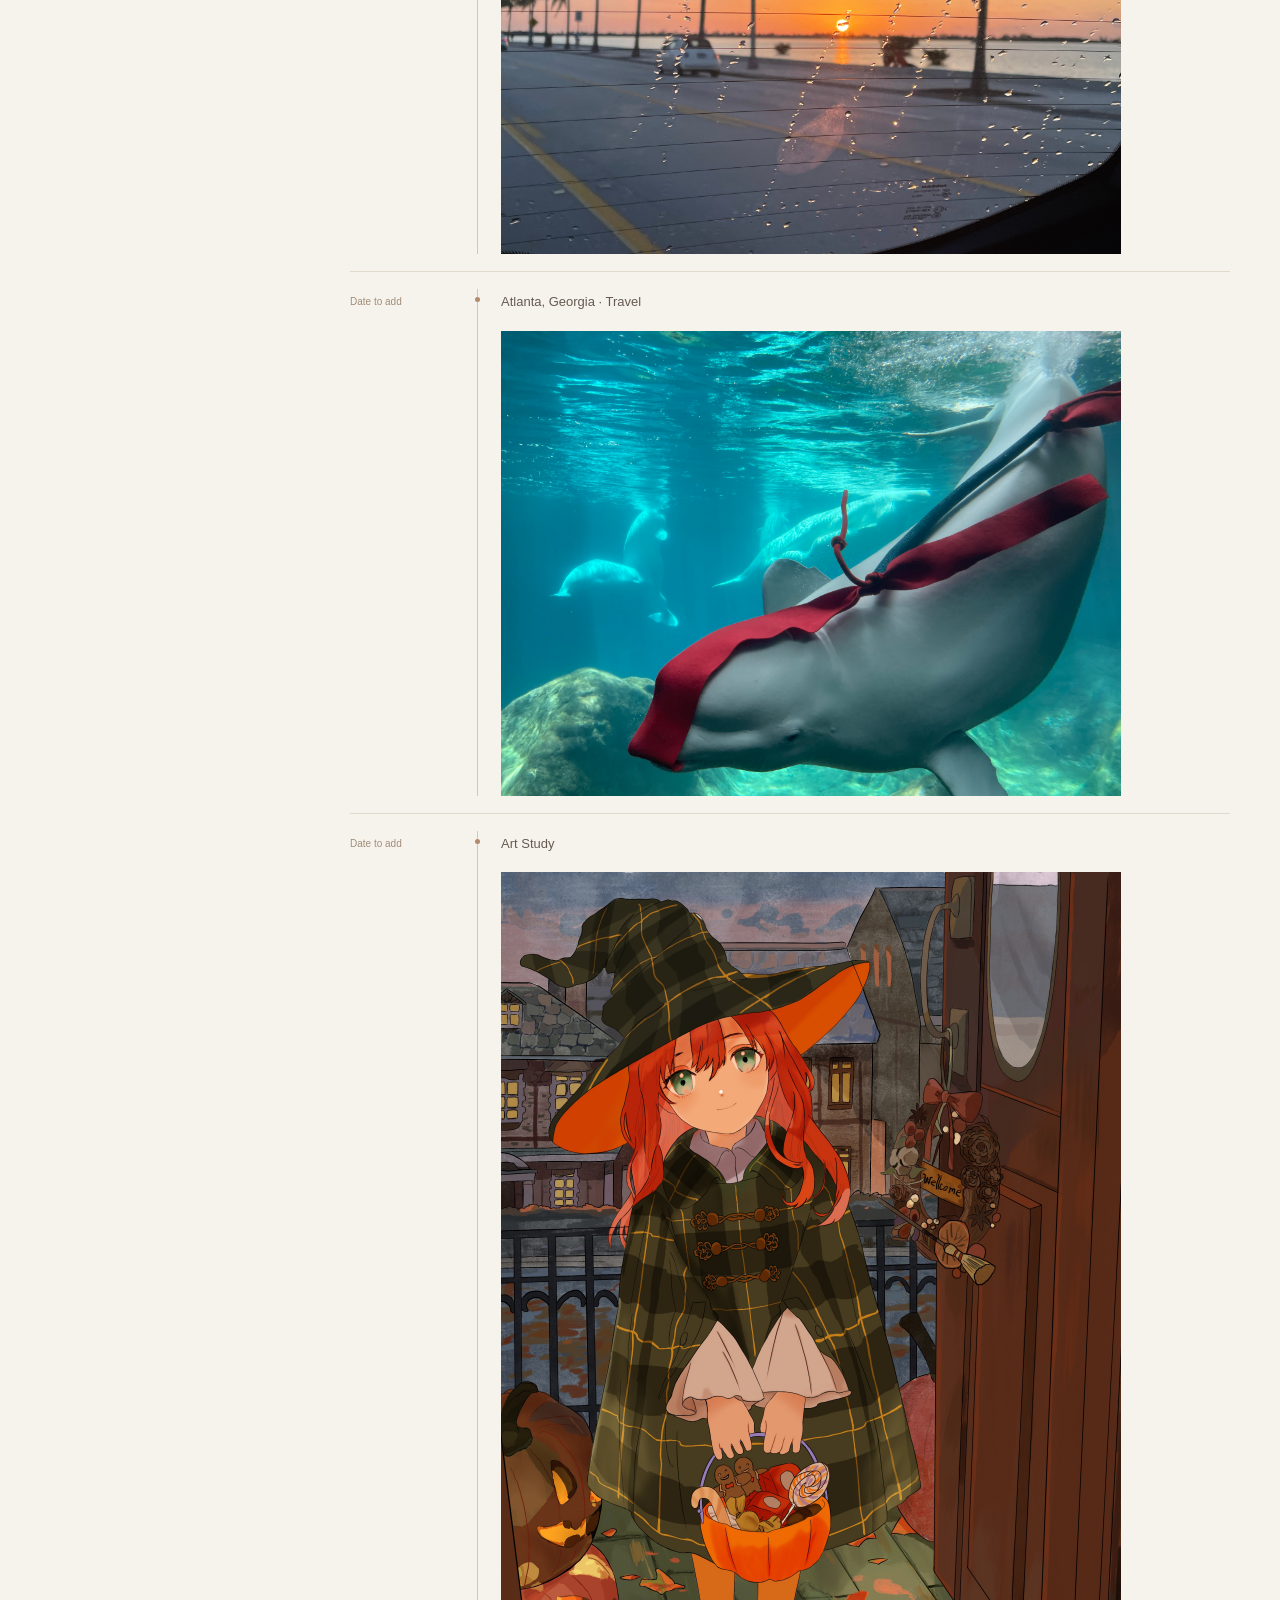
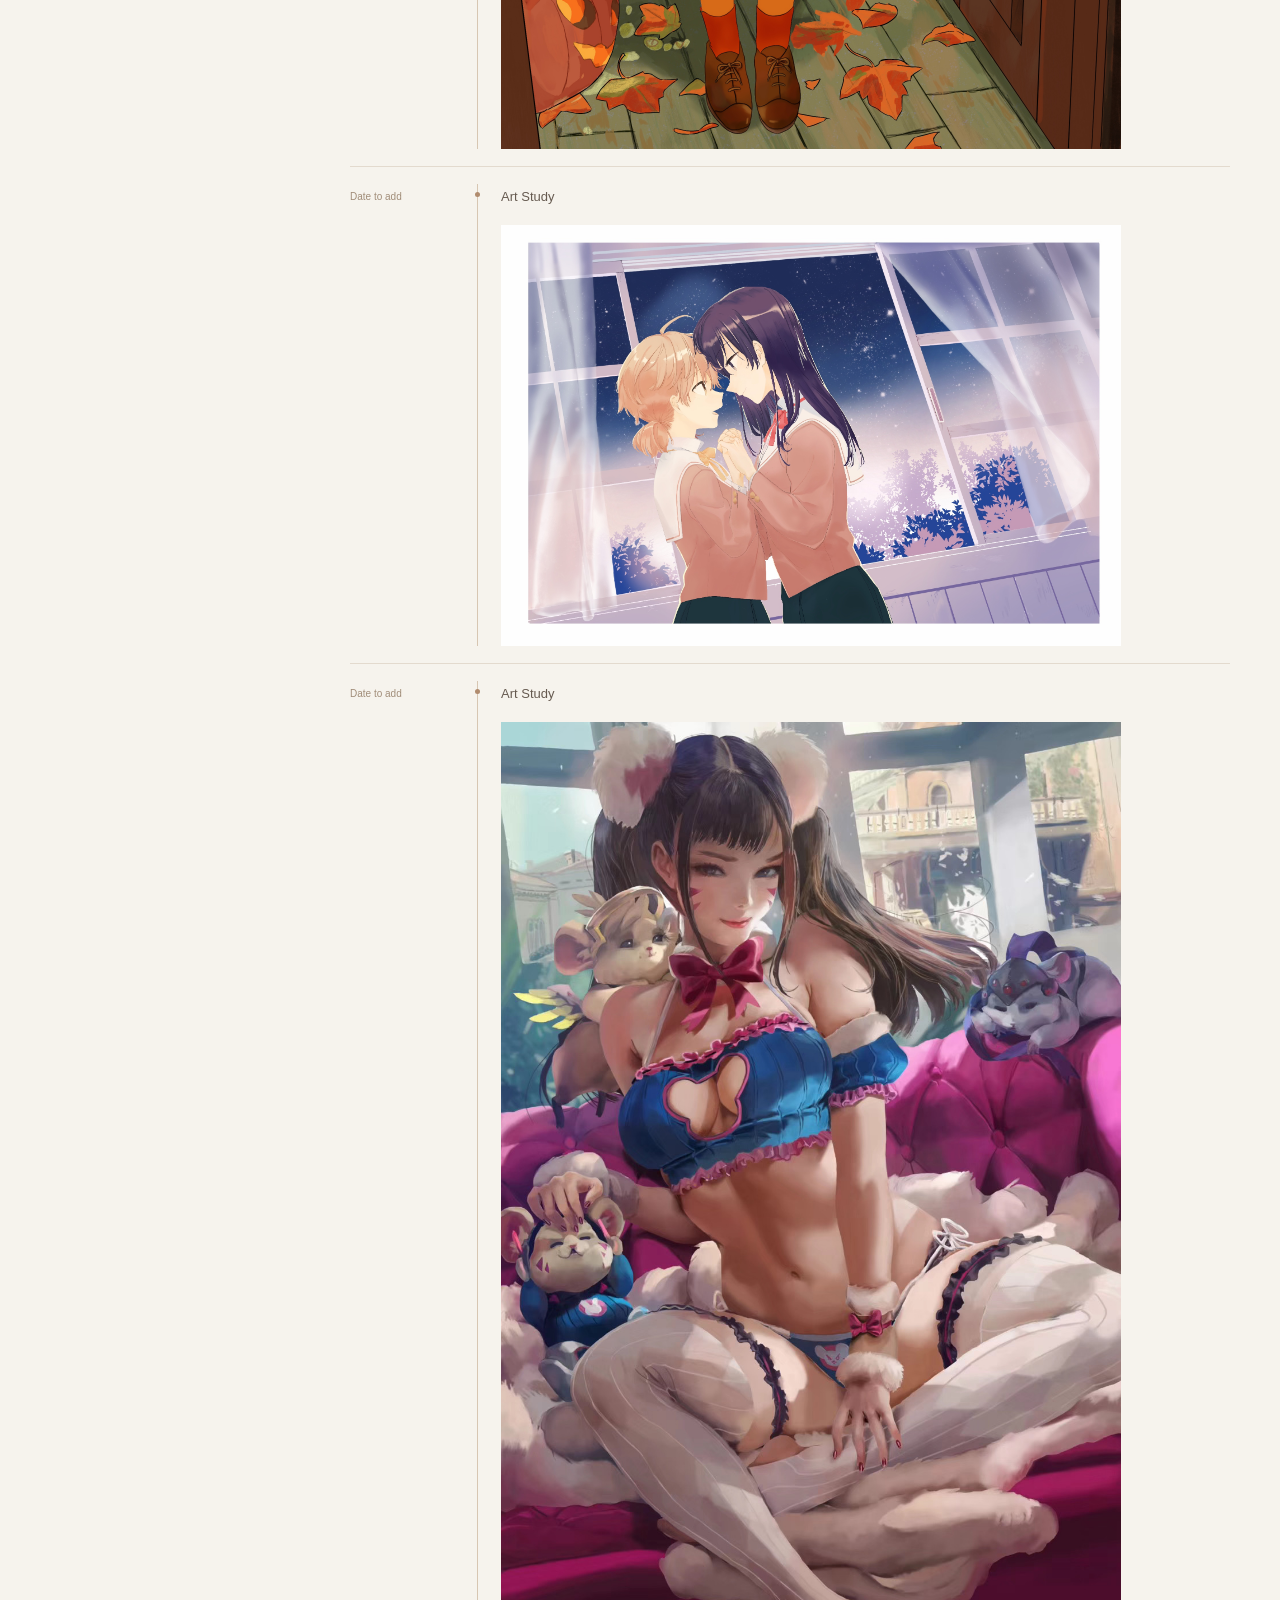
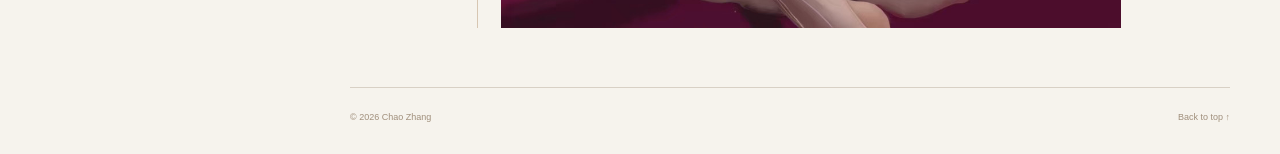
<file: life.html>
<!doctype html>
<html lang="en" data-page="life">
<head>
<meta charset="utf-8">
<meta name="viewport" content="width=device-width,initial-scale=1">
<meta name="theme-color" content="#f6f3ed">
<meta name="description" content="">
<title>Life &amp; Updates</title>
<link rel="icon" href="assets/favicon.svg" type="image/svg+xml">
<link rel="stylesheet" href="style.css">
<script src="site-loader.js?v=20261102-live-content-2" defer></script>
</head>
<body id="top">
<a class="skip" href="#main">
<span data-zh="跳到正文" data-en="Skip to content">Skip to content</span>
</a>
<div class="site-shell">
<aside class="profile">
<figure class="media-slot portrait" data-media="portrait">
<div class="media-placeholder">
<span class="media-title" data-zh="个人照片" data-en="Portrait">Portrait</span>
<span class="media-hint" data-zh="照片待添加" data-en="Photo to be added">Photo to be added</span>
</div>
</figure>
<a data-profile="identity" class="identity" href="index.html">
</a>
<p class="affiliation">
<span data-profile="university">
</span>
<strong data-profile="position">
</strong>
</p>
<p class="role" data-profile="focus">
</p>
<p class="location" data-profile="location">
</p>
<a href="#" data-profile-link="resume" class="resume-button" target="_blank" rel="noopener">
<span data-zh="查看简历 ↗" data-en="View résumé ↗">View résumé ↗</span>
</a>
<div class="social">
<a href="#" data-profile-link="github" class="" target="_blank" rel="noopener">
<span data-zh="GitHub ↗" data-en="GitHub ↗">GitHub ↗</span>
</a>
<a href="#" data-profile-link="linkedin" class="" target="_blank" rel="noopener">
<span data-zh="LinkedIn ↗" data-en="LinkedIn ↗">LinkedIn ↗</span>
</a>
<a href="#" data-profile-link="email" class="">
<span data-zh="发邮件给我 ↗" data-en="Email me ↗">Email me ↗</span>
</a>
</div>
<p class="profile-note">
<span data-profile="career">
</span>
</p>
<div class="profile-memorial" data-memorial hidden></div>
</aside>
<div class="page-column">
<header class="page-header">
<nav aria-label="主导航">
<a href="index.html#work">
<span data-page-text="workTitle" data-zh="研究与工作" data-en="Research &amp; Work">Research &amp; Work</span>
</a>
<a href="index.html#publications">
<span data-page-text="publicationsTitle" data-zh="论文与专利" data-en="Papers &amp; Patents">Papers &amp; Patents</span>
</a>
<a href="index.html#resources">
<span data-page-text="resourcesNav" data-zh="资助与算力" data-en="Funding &amp; Compute">Funding &amp; Compute</span>
</a>
<a href="academic.html">
<span data-page-text="academicTitle" data-zh="学术活动" data-en="Academic Activities">Academic Activities</span>
</a>
<a href="projects.html">
<span data-page-text="buildsTitle" data-zh="个人作品" data-en="Independent Projects">Independent Projects</span>
</a>
<a href="life.html" aria-current="page">
<span data-page-text="lifeTitle" data-zh="生活与近况" data-en="Life &amp; Updates">Life &amp; Updates</span>
</a>
<a href="index.html#about">
<span data-page-text="aboutTitle" data-zh="经历与技能" data-en="Background &amp; Skills">Background &amp; Skills</span>
</a>
<a href="index.html#contact">
<span data-page-text="contactTitle" data-zh="联系方式" data-en="Contact">Contact</span>
</a>
</nav>
<button class="language" aria-label="切换到中文">中文</button>
</header>
<main id="main" class="archive-page life-page">
<section class="intro archive-intro">
<a href="index.html#life" class="back-link"><span data-zh="← 返回主页" data-en="← Back to homepage">← Back to homepage</span></a>
<p class="eyebrow">LIFE &amp; UPDATES</p>
<h1><span data-page-text="lifeTitle" data-zh="生活与近况" data-en="Life &amp; Updates">Life &amp; Updates</span></h1>
<p data-page-text="lifePageDescription" data-zh="旅行、摄影、日常片刻，以及近期的生活记录。" data-en="Travel, photography, everyday moments, and recent updates.">Travel, photography, everyday moments, and recent updates.</p>
</section>
<section class="archive-records" aria-label="Life updates">
<div class="activity-timeline" data-timeline="life"></div>
<p class="note timeline-note" data-timeline-note="life"><span data-zh="标注“示例”的记录尚待补充具体日期。" data-en="Entries marked &quot;Example&quot; still need their dates.">Entries marked &quot;Example&quot; still need their dates.</span></p>
<noscript><p class="note" data-zh="请启用 JavaScript 以查看时间线。" data-en="Enable JavaScript to view the timeline.">Enable JavaScript to view the timeline.</p></noscript>
</section>
</main>
<footer>
<span data-profile="copyright">
</span>
<a href="#top" class="">
<span data-zh="回到顶部 ↑" data-en="Back to top ↑">Back to top ↑</span>
</a>
</footer>
</div>
</div>
</body>
</html>
</file>
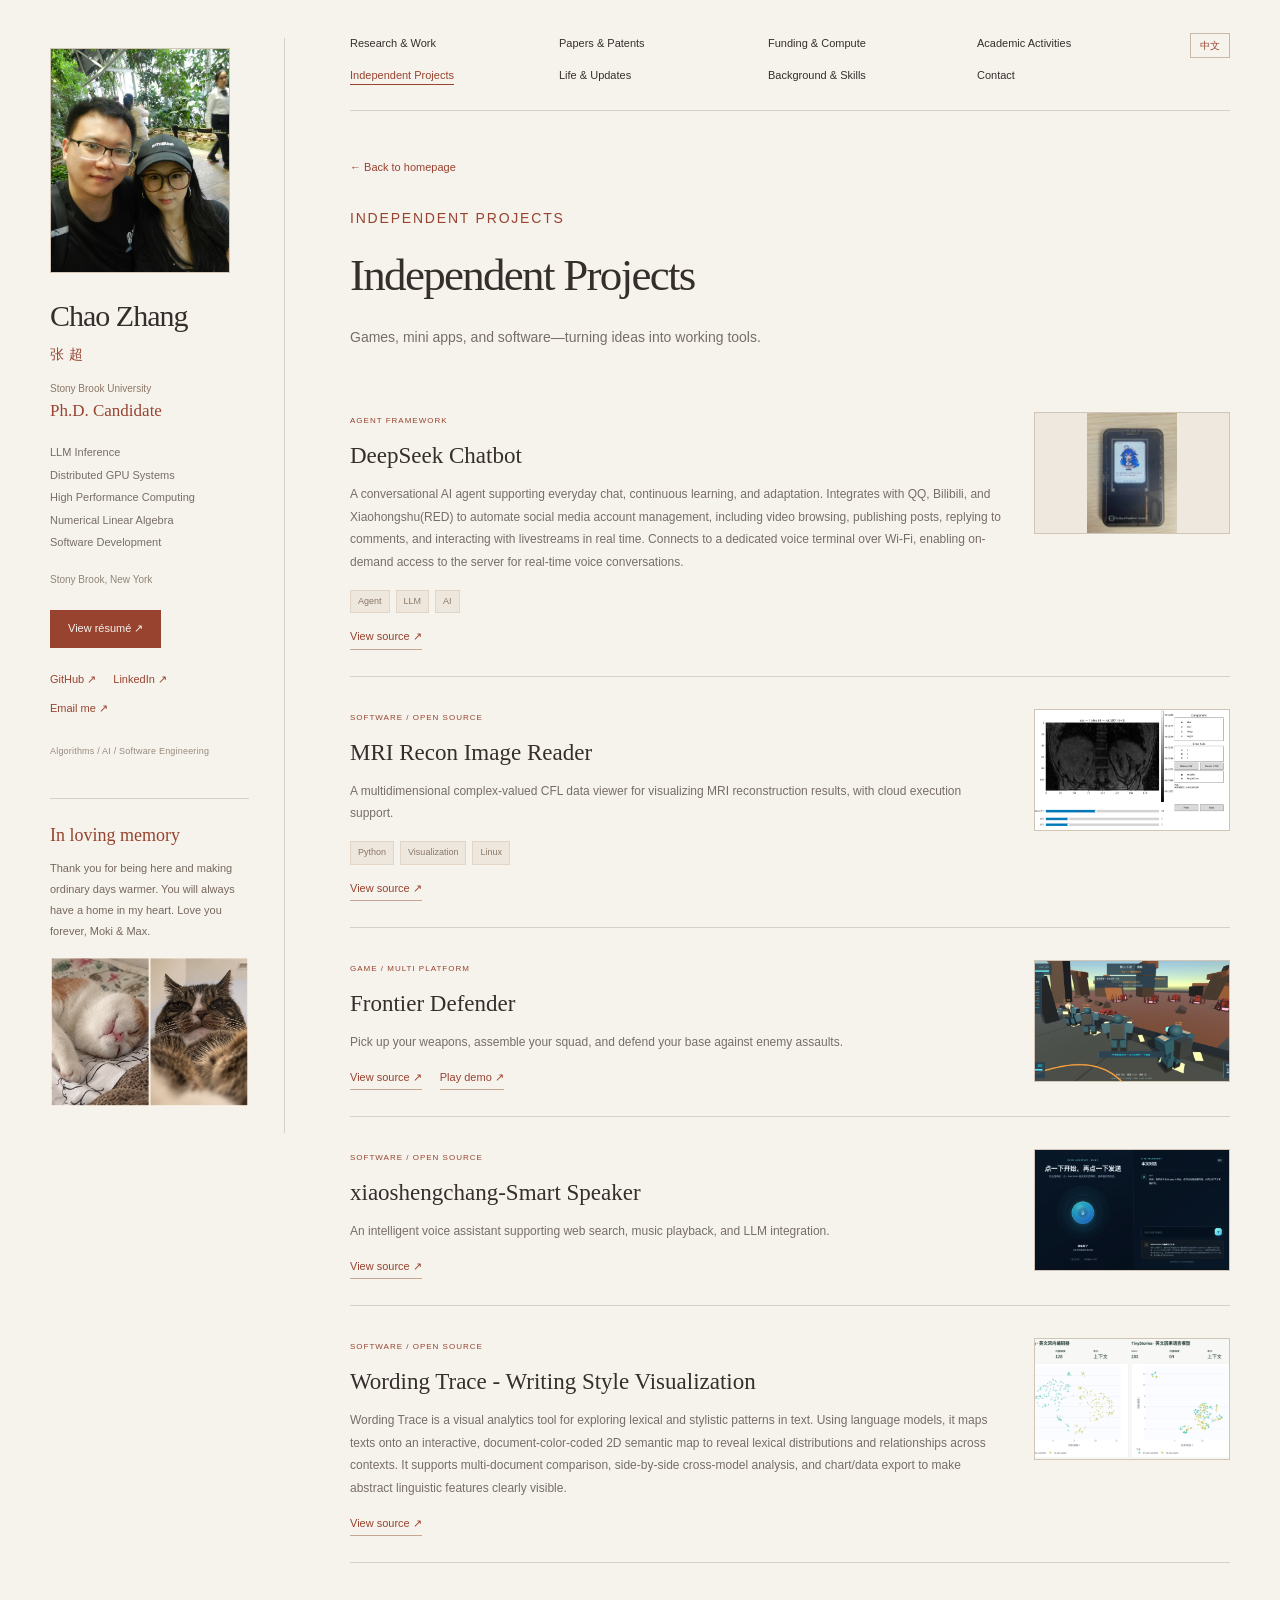
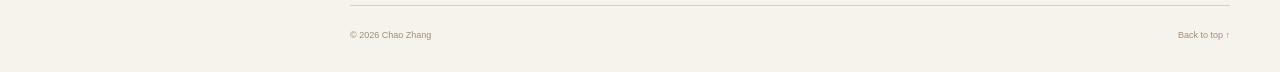
<file: projects.html>
<!doctype html>
<html lang="en" data-page="projects">
<head>
<meta charset="utf-8">
<meta name="viewport" content="width=device-width,initial-scale=1">
<meta name="theme-color" content="#f6f3ed">
<meta name="description" content="">
<title>Independent Projects</title>
<link rel="icon" href="assets/favicon.svg" type="image/svg+xml">
<link rel="stylesheet" href="style.css">
<script src="site-loader.js?v=20261102-live-content-2" defer></script>
</head>
<body id="top">
<a class="skip" href="#main">
<span data-zh="跳到正文" data-en="Skip to content">Skip to content</span>
</a>
<div class="site-shell">
<aside class="profile">
<figure class="media-slot portrait" data-media="portrait">
<div class="media-placeholder">
<span class="media-title" data-zh="个人照片" data-en="Portrait">Portrait</span>
<span class="media-hint" data-zh="照片待添加" data-en="Photo to be added">Photo to be added</span>
</div>
</figure>
<a data-profile="identity" class="identity" href="index.html">
</a>
<p class="affiliation">
<span data-profile="university">
</span>
<strong data-profile="position">
</strong>
</p>
<p class="role" data-profile="focus">
</p>
<p class="location" data-profile="location">
</p>
<a href="#" data-profile-link="resume" class="resume-button" target="_blank" rel="noopener">
<span data-zh="查看简历 ↗" data-en="View résumé ↗">View résumé ↗</span>
</a>
<div class="social">
<a href="#" data-profile-link="github" class="" target="_blank" rel="noopener">
<span data-zh="GitHub ↗" data-en="GitHub ↗">GitHub ↗</span>
</a>
<a href="#" data-profile-link="linkedin" class="" target="_blank" rel="noopener">
<span data-zh="LinkedIn ↗" data-en="LinkedIn ↗">LinkedIn ↗</span>
</a>
<a href="#" data-profile-link="email" class="">
<span data-zh="发邮件给我 ↗" data-en="Email me ↗">Email me ↗</span>
</a>
</div>
<p class="profile-note">
<span data-profile="career">
</span>
</p>
<div class="profile-memorial" data-memorial hidden></div>
</aside>
<div class="page-column">
<header class="page-header">
<nav aria-label="主导航">
<a href="index.html#work">
<span data-page-text="workTitle" data-zh="研究与工作" data-en="Research &amp; Work">Research &amp; Work</span>
</a>
<a href="index.html#publications">
<span data-page-text="publicationsTitle" data-zh="论文与专利" data-en="Papers &amp; Patents">Papers &amp; Patents</span>
</a>
<a href="index.html#resources">
<span data-page-text="resourcesNav" data-zh="资助与算力" data-en="Funding &amp; Compute">Funding &amp; Compute</span>
</a>
<a href="academic.html">
<span data-page-text="academicTitle" data-zh="学术活动" data-en="Academic Activities">Academic Activities</span>
</a>
<a href="projects.html" aria-current="page">
<span data-page-text="buildsTitle" data-zh="个人作品" data-en="Independent Projects">Independent Projects</span>
</a>
<a href="life.html">
<span data-page-text="lifeTitle" data-zh="生活与近况" data-en="Life &amp; Updates">Life &amp; Updates</span>
</a>
<a href="index.html#about">
<span data-page-text="aboutTitle" data-zh="经历与技能" data-en="Background &amp; Skills">Background &amp; Skills</span>
</a>
<a href="index.html#contact">
<span data-page-text="contactTitle" data-zh="联系方式" data-en="Contact">Contact</span>
</a>
</nav>
<button class="language" aria-label="切换到中文">中文</button>
</header>
<main id="main" class="archive-page projects-page">
<section class="intro archive-intro">
<a href="index.html#builds" class="back-link"><span data-zh="← 返回主页" data-en="← Back to homepage">← Back to homepage</span></a>
<p class="eyebrow">INDEPENDENT PROJECTS</p>
<h1><span data-page-text="buildsTitle" data-zh="个人作品" data-en="Independent Projects">Independent Projects</span></h1>
<p data-page-text="projectsPageDescription" data-zh="游戏、小工具与开源软件——将想法转化为可用的作品。" data-en="Games, mini apps, and software—turning ideas into working tools.">Games, mini apps, and software—turning ideas into working tools.</p>
</section>
<section class="archive-records" aria-label="Projects">
<div data-projects></div>
<noscript><p class="note" data-zh="请启用 JavaScript 以查看个人作品。" data-en="Enable JavaScript to view independent projects.">Enable JavaScript to view independent projects.</p></noscript>
</section>
</main>
<footer>
<span data-profile="copyright">
</span>
<a href="#top" class="">
<span data-zh="回到顶部 ↑" data-en="Back to top ↑">Back to top ↑</span>
</a>
</footer>
</div>
</div>
</body>
</html>
</file>
<file: style.css>
:root{--paper:#f6f3ed;--ink:#352e2b;--muted:#776e67;--line:#d8d0c5;--accent:#97432f;--soft:#eee8df;--serif:Georgia,'Songti SC','Times New Roman',serif;--sans:Arial,'PingFang SC','Microsoft YaHei',sans-serif}*{box-sizing:border-box}html{scroll-behavior:smooth;scroll-padding-top:24px}body{margin:0;background:var(--paper);color:var(--ink);font:14px/1.75 var(--sans);-webkit-font-smoothing:antialiased}a{color:inherit;text-decoration:none}a:hover{color:var(--accent)}button{font:inherit;cursor:pointer}a:focus-visible,button:focus-visible,summary:focus-visible{outline:3px solid var(--accent);outline-offset:5px}h1,h2,h3,h4,p,figure{margin:0}h1,h2,h3{font-family:var(--serif);font-weight:400}p{color:var(--muted)}.site-shell{display:grid;grid-template-columns:235px minmax(0,1fr);max-width:1270px;padding:0 45px;margin:0 auto;gap:65px}.profile{position:sticky;top:30px;align-self:start;border-right:1px solid var(--line);padding:10px 35px 26px 0;margin-top:38px}.portrait{width:100%;aspect-ratio:4/5;max-width:180px}.media-slot{background:var(--soft);border:1px solid #d1c5b7;position:relative;overflow:hidden;display:flex;align-items:center;justify-content:center;color:#948575}.media-placeholder{display:flex;flex-direction:column;align-items:center;justify-content:center;gap:9px;padding:18px 8px;text-align:center}.media-title{font-family:var(--serif);font-size:17px;color:#81705f;line-height:1.5}.media-hint{font-size:10px;line-height:1.6;color:#978776}.media-slot img{display:block;width:100%;height:100%;position:absolute;inset:0}.media-slot.is-loaded .media-placeholder{visibility:hidden}.identity{font-family:var(--serif);font-size:30px;line-height:1.25;letter-spacing:-1px;margin-top:24px;display:block}.identity>span{font-size:14px;letter-spacing:5px;display:block;margin-top:11px;color:var(--accent)}.role{font-size:11px;line-height:2.05;margin-top:25px}.location{font-size:10px;margin-top:17px;color:#918477}.resume-button{display:inline-block;padding:9px 18px;background:var(--accent);color:var(--paper);font-size:11px;margin-top:22px}.resume-button:hover{background:#7e3525;color:#fff}.social{display:flex;flex-wrap:wrap;gap:10px 17px;margin-top:22px;font-size:11px;color:var(--accent)}.social>a:last-child{flex-basis:100%}.profile-note{font-size:9px;color:#988b7e;margin-top:26px;letter-spacing:.2px}.page-column{min-width:0}.page-header{display:flex;justify-content:space-between;align-items:center;gap:22px;padding:29px 0 23px;border-bottom:1px solid var(--line)}nav{display:flex;gap:25px;font-size:11px;flex-wrap:wrap;align-items:center}nav a:hover{text-decoration:underline;text-underline-offset:5px}.language{background:none;border:1px solid #c6b9aa;color:var(--accent);padding:4px 9px;font-size:10px;line-height:1.5;min-width:36px}.eyebrow{font:9px/1.6 var(--sans);letter-spacing:1.8px;color:var(--accent)}.intro{padding:43px 0 39px}.intro h1{font-size:43px;line-height:1.35;letter-spacing:-1.7px;margin:15px 0 18px}.intro>p{font-size:14px;line-height:1.95;max-width:670px}.intro>.subline{font-size:16px;line-height:1.75;color:#62554b;margin-top:18px}section{padding-bottom:42px;scroll-margin-top:0}.section-title{display:flex;justify-content:space-between;align-items:baseline;gap:22px;border-top:1px solid #8b7d6e;border-bottom:1px solid var(--line);padding:13px 0 12px}h2{font-size:23px;line-height:1.5;letter-spacing:-.3px}.section-kicker{font:8px monospace;letter-spacing:1px;color:#a4917f}.section-title>a{font-size:10px;color:var(--accent)}.section-intro{font-size:12px;line-height:1.9;margin-top:15px}.updates-list{margin-top:13px}.update{display:grid;grid-template-columns:98px 1fr;gap:22px;position:relative;padding:11px 0}.update+.update{border-top:1px solid #e5ddd2}.update-date{font:10px/2 var(--sans);color:#a18d79;white-space:nowrap;padding-top:1px}.update-text{color:#665a50;font-size:13px;line-height:1.9}.update-example{font-size:9px;color:#a7998b;display:inline;margin-left:9px;white-space:nowrap}.note{font-size:10px;line-height:1.85;margin-top:16px;color:#9b8c7d}#updates-note{margin-top:12px;font-size:9px}.research-project{display:grid;grid-template-columns:minmax(0,1fr) 196px;gap:28px;padding:27px 0;border-bottom:1px solid var(--line)}.project-copy{min-width:0}.project-top{display:flex;flex-direction:column;gap:4px}.project-top h3{font-size:23px;line-height:1.45;letter-spacing:-.35px}.project-date{font-size:9px;color:#9c8b7b}.project-copy>p{font-size:12px;line-height:1.95;margin-top:12px}.project-result{border-left:2px solid #bd9a82;padding-left:13px;margin-top:14px}.project-result p{font-size:11px;line-height:1.9;color:#7b6150}.tags{display:flex;flex-wrap:wrap;gap:6px;margin-top:16px}.tags span{font-size:9px;line-height:1.7;color:#8a7765;background:#eee7dd;border:1px solid #e0d5c6;padding:3px 7px}.project-link{display:inline-block;margin-top:14px;color:var(--accent);font-size:11px;border-bottom:1px solid #c6a794;padding-bottom:2px}.project-media{width:100%;aspect-ratio:16/10;align-self:start;margin-top:6px}.project-media .media-title{font-size:16px}.project-media .media-hint{font-size:9px}details{font-size:11px;color:#8c6b53;margin-top:11px}summary{cursor:pointer;padding:4px 0;width:fit-content}details p{font-size:11px;line-height:1.9;margin-top:10px}.independent-project{display:grid;grid-template-columns:minmax(0,1fr) 196px;gap:28px;padding:26px 0;border-bottom:1px solid var(--line)}.independent-project h3{font-size:23px;line-height:1.5;margin-top:9px}.independent-project p{font-size:12px;line-height:1.9;margin-top:9px}.independent-project .eyebrow{font-size:8px;letter-spacing:1px}.life-grid{display:grid;grid-template-columns:repeat(3,1fr);gap:20px;margin-top:23px}.life-grid .media-slot{margin-top:0;aspect-ratio:4/3}.life-grid .media-title{font-size:16px}.life-grid h3{font-size:18px;margin-top:12px}.education{display:grid;grid-template-columns:1fr 1fr;gap:38px;margin-top:23px}.education small{font-size:9px;color:#a08c77}.education h4{font-family:var(--serif);font-weight:400;font-size:20px;margin:8px 0 5px;line-height:1.5}.education p{font-size:11px;line-height:1.9}.intern{display:flex;align-items:baseline;flex-wrap:wrap;gap:8px 20px;padding-top:22px;margin-top:25px;border-top:1px solid var(--line)}.intern strong{font-family:var(--serif);font-size:21px;font-weight:400}.intern>span{font-size:9px;color:#a18f7d;margin-left:auto}.intern p{width:100%;font-size:11px}.publication{margin-top:21px}.publication a{font-size:13px;color:var(--accent);font-family:var(--serif)}.publication p{font-size:11px;line-height:1.9;margin-top:6px}.contact{border-top:1px solid #8b7d6e;display:flex;justify-content:space-between;align-items:center;gap:25px;padding:25px 0 35px}.contact h2{font-size:29px;margin-top:9px}.contact>a{font:16px/1.7 var(--serif);color:var(--accent);overflow-wrap:anywhere}footer{display:flex;justify-content:space-between;gap:20px;padding:22px 0 28px;border-top:1px solid var(--line);font-size:9px;color:#a08f7c}.skip{position:absolute;top:-100px;left:15px;background:var(--paper);color:var(--accent);padding:10px;z-index:5}.skip:focus{top:10px}html[lang=en] .intro h1{font-size:45px}html[lang=en] nav{font-size:10px;gap:19px}html[lang=en] h2{font-size:24px}@media(max-height:780px) and (min-width:761px){.profile{position:static}}@media(max-width:1100px){.site-shell{grid-template-columns:190px minmax(0,1fr);gap:38px;padding-inline:31px}.profile{padding-right:25px}.identity{font-size:27px}.research-project,.independent-project{grid-template-columns:minmax(0,1fr) 170px;gap:22px}.project-top h3{font-size:21px}.contact{align-items:flex-start;flex-direction:column;gap:14px}.contact h2{font-size:27px}nav{gap:18px}html[lang=en] nav{gap:13px}.section-kicker{font-size:7px}}
@media(min-width:761px) and (max-width:950px){.research-project,.independent-project{grid-template-columns:1fr}.research-project>.media-slot,.independent-project>.media-slot{max-width:310px;margin-top:0}.life-grid{gap:12px}.life-grid .media-title{font-size:13px}.life-grid .media-hint{font-size:8px}.education{gap:20px}}
@media(max-width:760px){.site-shell{display:block;padding:0 23px}.profile{position:static;margin:0;padding:29px 0 26px;border-right:0;border-bottom:1px solid var(--line);display:grid;grid-template-columns:105px 1fr;gap:10px 23px}.portrait{width:105px;max-width:none;grid-column:1;grid-row:1/4;margin:0;align-self:start}.portrait .media-title{font-size:15px}.portrait .media-hint{font-size:8px}.identity{grid-column:2;margin:0;align-self:start;font-size:27px;letter-spacing:-.8px}.identity>span{font-size:11px;letter-spacing:4px;margin-top:7px}.role{grid-column:2;margin:0;font-size:9px;line-height:1.75}.location{grid-column:2;font-size:9px;margin:0}.resume-button{grid-column:1;width:fit-content;margin:8px 0 0;font-size:10px;padding:8px 14px;align-self:center}.social{grid-column:2;gap:7px 15px;font-size:10px;margin:8px 0 0;align-self:center}.social>a:last-child{flex-basis:auto}.profile-note{display:none}.page-header{padding:21px 0 19px;gap:13px;align-items:flex-start}nav{gap:10px 19px;font-size:10px;line-height:1.8;flex:1}html[lang=en] nav{gap:8px 17px;font-size:10px}.language{margin-top:1px;padding:3px 7px;font-size:9px;min-width:32px}.intro{padding:30px 0}.intro h1,html[lang=en] .intro h1{font-size:34px;line-height:1.4;letter-spacing:-1px}.intro>p{font-size:13px;line-height:1.95}.intro>.subline{font-size:15px;line-height:1.8}section{padding-bottom:32px}.section-title{padding:11px 0}.section-title h2,html[lang=en] h2{font-size:21px}.section-kicker{font-size:7px;letter-spacing:.3px}.section-intro{font-size:11px;margin-top:13px}.update{grid-template-columns:70px 1fr;gap:16px;padding-block:11px}.update-date{font-size:9px}.update-text{font-size:12px}.update-example{font-size:8px}.research-project,.independent-project{grid-template-columns:1fr;gap:20px;padding-block:23px}.research-project .media-slot,.independent-project .media-slot{width:100%;max-width:none;margin:0;aspect-ratio:16/9}.project-top h3{font-size:23px}.project-copy>p{font-size:12px}.project-result p{font-size:11px}.project-media .media-title{font-size:18px}.project-media .media-hint{font-size:10px}.life-grid{gap:13px}.life-grid .media-slot{aspect-ratio:4/5}.life-grid .media-title{font-size:13px}.life-grid .media-hint{font-size:8px}.life-grid .media-placeholder{gap:5px;padding-inline:5px}.life-grid h3{font-size:16px}.education{grid-template-columns:1fr;gap:21px;margin-top:21px}.education h4{font-size:20px}.contact{padding:24px 0 27px}.contact h2,html[lang=en] .contact h2{font-size:27px}.contact>a{font-size:15px}footer{padding-block:19px}.note{font-size:9px}html[lang=en] .life-grid h3{font-size:15px;overflow-wrap:anywhere}}
@media(max-width:360px){.site-shell{padding-inline:19px}.profile{grid-template-columns:93px 1fr;column-gap:18px}.portrait{width:93px}.identity{font-size:24px}.role{font-size:8px}.social{font-size:9px;gap:6px 12px}.resume-button{font-size:9px;padding-inline:12px}.intro h1,html[lang=en] .intro h1{font-size:30px}.section-kicker{display:none}.life-grid{gap:10px}.life-grid .media-title{font-size:11px}.life-grid .media-hint{font-size:7px}.contact>a{font-size:14px}}
@media(prefers-reduced-motion:reduce){html{scroll-behavior:auto}}
@media print{.profile{position:static}.page-header,.language,.skip{display:none}.site-shell{display:block;padding:0}.profile{display:block;border:0}.profile .portrait{display:none}.profile .identity{margin:0}.role,.social,.profile-note{display:none}.research-project{break-inside:avoid}.site-shell{max-width:100%}}
/* Research support and computing resources. */
.resource-heading{margin:25px 0 15px}.resource-heading h3{font-size:19px;line-height:1.5}.resource-heading p{font-size:11px;margin-top:7px}.support-grid{display:grid;grid-template-columns:repeat(4,minmax(0,1fr));gap:12px}.support-card{border-top:2px solid #b58e76;padding:13px 10px 10px 0}.support-card h4{font-family:var(--serif);font-size:23px;font-weight:400;color:var(--accent);line-height:1.4}.support-card p{font-size:10px;line-height:1.7;margin-top:7px;overflow-wrap:anywhere}.computing-heading{margin-top:31px}.compute-grid{display:grid;grid-template-columns:repeat(2,minmax(0,1fr));gap:14px}.compute-card{border:1px solid var(--line);padding:20px 21px;display:flex;flex-direction:column;align-items:flex-start;min-width:0;background:#f2eee7}.resource-provider{font-size:9px;letter-spacing:.3px;line-height:1.6}.compute-card h4{font-family:var(--serif);font-size:23px;line-height:1.4;font-weight:400;margin:7px 0 10px;overflow-wrap:anywhere}.resource-hardware{color:var(--accent);font-size:11px;line-height:1.7}.resource-description{font-size:11px;line-height:1.9;margin:9px 0 17px}.resource-source{font-size:10px;color:var(--accent);margin-top:auto;border-bottom:1px solid #c6a794}.date-range>time{display:block}.timeline-link{display:inline-block;font-size:10px;color:var(--accent);margin-top:6px;border-bottom:1px solid #c6a794}.independent-project .project-pending{font-size:11px;color:#9b8c7d}
@media(max-width:1100px){.support-grid{grid-template-columns:repeat(2,minmax(0,1fr))}.compute-card{padding:18px 16px}.compute-card h4{font-size:21px}}
@media(max-width:560px){.compute-grid{grid-template-columns:1fr}.compute-card{padding:20px}.resource-heading h3{font-size:18px}.support-card h4{font-size:22px}.compute-card h4{font-size:23px}.resource-description{font-size:12px}.support-grid{gap:16px}.resource-source{font-size:11px}}
/* Academic activities and the unified life timeline. */
.affiliation{margin-top:17px;font-size:10px;line-height:1.7;color:#8b7865}.affiliation span,.affiliation strong{display:block}.affiliation strong{font-family:var(--serif);font-size:17px;color:var(--accent);font-weight:400;line-height:1.6}.profile .role{margin-top:17px}.page-header{align-items:flex-start}.page-header nav{gap:9px 22px;padding-top:5px}.page-header .language{flex-shrink:0}nav a[aria-current=page]{color:var(--accent);text-decoration:underline;text-underline-offset:5px}.activity-timeline{margin-top:18px}.timeline-entry{display:grid;grid-template-columns:100px minmax(0,1fr);gap:27px;padding:17px 0;position:relative}.timeline-entry+.timeline-entry{border-top:1px solid #e3dace}.timeline-content{border-left:1px solid #d7c6b2;padding-left:23px;position:relative;min-width:0}.timeline-content:before{content:'';position:absolute;left:-3px;top:8px;width:5px;height:5px;border-radius:50%;background:#b08b6e}.timeline-entry .update-date{font-size:10px;padding-top:3px}.timeline-entry .update-text{font-size:13px;color:#665a50;line-height:1.95}.timeline-photo{margin-top:16px;width:100%;max-width:620px}.timeline-photo img{display:block;width:100%;height:auto;max-height:560px;object-fit:contain;object-position:left center}.timeline-note{font-size:9px}.academic-intro{padding-bottom:29px}.academic-intro .back-link{display:inline-block;font-size:11px;color:var(--accent);margin-bottom:27px}.academic-intro h1{margin-top:13px}.academic-records{padding-top:0;min-height:280px}.academic-return{display:flex;gap:28px;border-top:1px solid var(--line);padding-top:9px}.academic-page{min-height:720px}html[lang=en] .page-header nav{gap:9px 19px}
@media(max-width:1100px){.affiliation span{font-size:9px}.affiliation strong{font-size:15px}.page-header nav{gap:9px 17px}.timeline-entry{grid-template-columns:85px minmax(0,1fr);gap:19px}.timeline-content{padding-left:18px}}
@media(max-width:760px){.profile{grid-template-columns:105px 1fr;row-gap:8px}.profile .portrait{grid-row:1/5}.profile .identity{grid-row:1}.profile .affiliation{grid-column:2;grid-row:2;margin:0}.affiliation span{font-size:8px;line-height:1.4}.affiliation strong{font-size:13px;line-height:1.5}.profile .role{grid-column:2;grid-row:3;margin:0;font-size:8px}.profile .location{grid-column:2;grid-row:4}.profile .resume-button,.profile .social{grid-row:5}.page-header nav,html[lang=en] .page-header nav{gap:9px 16px;padding-top:2px}.timeline-entry{grid-template-columns:70px minmax(0,1fr);gap:12px;padding-block:15px}.timeline-content{padding-left:14px}.timeline-entry .update-date{font-size:9px}.timeline-entry .update-text{font-size:12px}.timeline-photo{margin-top:12px}.academic-page{min-height:600px}.academic-return{gap:24px}.academic-intro .back-link{margin-bottom:21px}.academic-intro h1{font-size:32px}.academic-records{min-height:180px}}
@media(max-width:360px){.profile{grid-template-columns:93px 1fr}.affiliation strong{font-size:12px}.affiliation span{font-size:7px}.timeline-entry{grid-template-columns:64px minmax(0,1fr);gap:9px}.timeline-content{padding-left:12px}}

/* Give each background category its own visual and semantic group. */
.about-group{margin-top:27px}
.about-group+.about-group{border-top:1px solid var(--line);padding-top:24px;margin-top:28px}
.about-group-title{font:600 12px/1.6 var(--sans);letter-spacing:.5px;color:var(--accent);margin-bottom:15px}
.about-group .education{margin-top:0}
.about-group [data-experience] .intern:first-child{padding-top:0;margin-top:0;border-top:0}
.skills-group .tags{margin-top:0;gap:8px}
.skills-group .tags span{font-size:11px;padding:5px 9px;color:#6e5846}
@media(max-width:760px){.about-group{margin-top:23px}.about-group+.about-group{margin-top:25px;padding-top:21px}.about-group-title{font-size:12px}.skills-group .tags span{font-size:11px}}

/* Consistent navigation rows and one anchor offset across both languages. */
.page-header nav,html[lang=en] .page-header nav{display:grid;grid-template-columns:repeat(4,minmax(0,1fr));flex:1;gap:8px 18px;padding-top:2px;align-items:start;font-size:11px;line-height:1.65;min-width:0}
.page-header nav a{display:block;min-width:0;overflow-wrap:anywhere;padding:3px 0}
.page-header .language{margin-top:4px}
.section-more{margin-top:20px}
.independent-project .project-link+.project-link{margin-left:18px}
.archive-page{min-height:720px}
.archive-intro{padding-bottom:29px}
.archive-intro .back-link{display:inline-block;font-size:11px;color:var(--accent);margin-bottom:27px}
.archive-intro h1{margin-top:13px}
.archive-records{padding-top:0;min-height:180px}
.archive-records>.activity-timeline{margin-top:0}
/* Reserve photo space before lazy loading so later sections stay in place. */
.timeline-photo{aspect-ratio:4/3}
.timeline-photo img{height:100%;max-height:none;object-fit:contain;object-position:left center}
/* A quiet, scrollable remembrance below the profile information. */
.profile.has-memorial{position:static}
.profile-memorial{margin-top:38px;padding-top:23px;border-top:1px solid var(--line)}
.memorial-title,html[lang=en] .memorial-title{font-family:var(--serif);font-size:18px;line-height:1.5;letter-spacing:0;color:var(--accent)}
.memorial-text{font-size:11px;line-height:1.9;margin-top:9px;white-space:pre-line;color:#77685d}
.memorial-photo{margin-top:16px;aspect-ratio:4/3}
.memorial-photo img{display:block;width:100%;height:100%;object-fit:contain;object-position:left center}
@media(max-width:760px){.page-header nav,html[lang=en] .page-header nav{grid-template-columns:repeat(2,minmax(0,1fr));gap:7px 16px;font-size:11px}.archive-page{min-height:600px}.archive-intro .back-link{margin-bottom:21px}.archive-intro h1{font-size:32px}.profile .profile-memorial{grid-column:1/-1;grid-row:6;margin-top:23px;padding-top:21px}.memorial-title,html[lang=en] .memorial-title{font-size:19px}.memorial-text{font-size:12px}.memorial-photo{max-width:420px}}
</file>
<file: editor.css>
:root{--paper:#f6f3ed;--card:#fffdfa;--ink:#352e2b;--muted:#786e64;--line:#ddd3c7;--accent:#97432f;--soft:#eee6db;--green:#35664e;--serif:Georgia,'Songti SC',serif;--sans:Arial,'PingFang SC','Microsoft YaHei',sans-serif}*{box-sizing:border-box}body{margin:0;background:var(--paper);color:var(--ink);font:14px/1.65 var(--sans)}button,input,textarea,select{font:inherit}button{cursor:pointer}button:disabled{cursor:wait;opacity:.5}a{color:var(--accent);text-underline-offset:4px}h1,h2,h3,p{margin:0}button:focus-visible,a:focus-visible,summary:focus-visible{outline:3px solid #ae7456;outline-offset:4px}input:focus,textarea:focus,select:focus{outline:2px solid #b0795f;outline-offset:1px}.skip{position:absolute;top:-80px;left:20px;background:var(--card);padding:10px;z-index:50}.skip:focus{top:12px}.editor-header{display:flex;justify-content:space-between;align-items:center;gap:25px;padding:27px max(28px,calc((100vw - 1440px)/2));background:var(--card);border-bottom:1px solid var(--line)}.editor-brand{display:flex;gap:15px;align-items:center}.brand-mark{font:38px/1 var(--serif);display:grid;place-items:center;width:49px;height:53px;border:1px solid #bc9981;color:var(--accent)}.editor-brand h1{font:25px/1.5 var(--serif)}.editor-brand p{font-size:11px;color:var(--muted);margin-top:3px}.header-actions{display:flex;flex-wrap:wrap;gap:9px}.button{border:1px solid #c9b9a7;border-radius:5px;background:var(--card);color:var(--ink);padding:10px 16px;font-size:12px;font-weight:550;white-space:nowrap;line-height:1.5}.button:hover{background:var(--soft)}.button.primary{background:var(--accent);border-color:var(--accent);color:#fff}.button.primary:hover{background:#803721}.button.dark{background:#3f3933;color:#fff;border-color:#3f3933}.button.dark:hover{background:#27231e}.button.small{font-size:11px;padding:7px 11px}.status-strip{display:flex;justify-content:space-between;align-items:center;gap:20px;padding:10px max(28px,calc((100vw - 1440px)/2));border-bottom:1px solid var(--line);font-size:11px;background:#efe9e0}.status-strip>span{color:var(--muted);white-space:nowrap}#save-status::before{content:'';display:inline-block;width:6px;height:6px;border-radius:50%;background:#99836c;margin-right:8px;vertical-align:2px}#save-status[data-state=saved]::before{background:var(--green)}#save-status[data-state=dirty]::before{background:#bc7b24}#save-status[data-state=error]::before{background:#ac2c24}.editor-layout{max-width:1496px;margin:0 auto;display:grid;grid-template-columns:245px minmax(0,1fr);min-height:calc(100vh - 156px)}.editor-sidebar{padding:30px 25px;border-right:1px solid var(--line);position:sticky;top:0;max-height:100vh;overflow:auto;align-self:start}.sidebar-label,.eyebrow{font-size:10px;letter-spacing:2px;color:#9a7c64;margin-bottom:13px}.editor-sidebar nav{display:flex;flex-direction:column;gap:4px}.nav-button{display:flex;align-items:center;justify-content:space-between;width:100%;text-align:left;border:0;border-radius:5px;background:transparent;color:var(--muted);padding:10px 12px;font-size:13px;line-height:1.5}.nav-button:hover{background:#ece4d9}.nav-button[aria-current=page]{background:#e8dacb;color:#7d3926;font-weight:600}.nav-count{font-size:10px;min-width:20px;text-align:center;color:#96816c}.sidebar-tools{border-top:1px solid var(--line);margin-top:25px;padding-top:16px;display:grid;gap:2px}.sidebar-tools button{display:flex;justify-content:space-between;background:none;border:0;padding:8px 12px;text-align:left;color:#725b47;font-size:12px}.sidebar-tools button:hover{background:#ece4d9;border-radius:4px}.sidebar-note{font-size:10px;line-height:1.9;color:#8a7a6a;margin:18px 12px 0}#editor-main{min-width:0;max-width:1125px;padding:37px 45px 23px;outline:none}.section-heading{display:flex;align-items:flex-start;justify-content:space-between;gap:20px;margin-bottom:29px}.section-heading h2{font:31px/1.4 var(--serif);letter-spacing:-.5px}.section-heading .eyebrow{margin-bottom:6px}.section-heading>div>p:last-child{color:var(--muted);font-size:12px;margin-top:9px;max-width:650px}.source-badge{font-size:10px;white-space:nowrap;padding:5px 9px;border:1px solid #ccbaa6;border-radius:4px;color:#8a684d}.form-panel,.record{background:var(--card);border:1px solid var(--line);border-radius:7px;margin-bottom:18px}.form-panel{padding:25px}.panel-title{font:22px/1.5 var(--serif);margin-bottom:18px}.panel-note{font-size:11px;color:var(--muted);margin:-8px 0 19px}.fields-grid{display:grid;grid-template-columns:1fr 1fr;gap:20px}.field{display:flex;flex-direction:column;gap:7px;margin-bottom:19px;min-width:0}.fields-grid>.field{margin-bottom:0}.fields-grid{margin-bottom:20px}.field-label{font-size:12px;color:#5b4c40;font-weight:600}.field-help{font-size:10px;color:#9a8875;line-height:1.7}.field input,.field textarea,.field select{width:100%;min-width:0;border:1px solid #d3c4b5;background:#fff;border-radius:4px;padding:10px 11px;color:#40352e;font-size:13px;line-height:1.7}.field input::placeholder,.field textarea::placeholder{color:#b3a699}.field textarea{min-height:95px;resize:vertical}.field textarea.compact{min-height:76px}.field input[aria-invalid=true]{border-color:#b94333;background:#fff5f0}.field-error{font-size:11px;color:#a33625}.bilingual{border:0;margin:0 0 20px;padding:0;min-width:0}.bilingual legend{font-size:12px;font-weight:600;color:#5b4c40;margin-bottom:10px;padding:0}.bilingual .fields-grid{margin-bottom:0;gap:15px}.bilingual .field-label{font-weight:400;font-size:10px;color:#947c66}.bilingual .field{margin-bottom:0}.bilingual textarea{min-height:100px}.checkbox-field{display:flex;gap:9px;align-items:center;font-size:12px;color:#76614e;margin:4px 0 22px;cursor:pointer}.checkbox-field input{accent-color:var(--accent);width:16px;height:16px}.record summary{display:flex;align-items:center;justify-content:space-between;gap:14px;list-style:none;padding:18px 21px;cursor:pointer}.record summary::-webkit-details-marker{display:none}.record-summary-label{display:flex;gap:13px;align-items:baseline;min-width:0}.record-number{font-size:10px;color:#a18d78;flex-shrink:0}.record-title{font-family:var(--serif);font-size:19px;line-height:1.55;overflow-wrap:anywhere}.record-summary-label::before{content:'›';color:#9f8167;font-size:22px;line-height:1;transform:rotate(0);transition:transform .15s}.record[open] .record-summary-label::before{transform:rotate(90deg)}.record-actions{display:flex;gap:5px;flex-shrink:0}.record-actions button{border:1px solid #e0d5c8;background:#fffdf8;border-radius:3px;color:#8a6f56;font-size:11px;padding:3px 8px;line-height:1.7}.record-actions .delete{color:#a44530;margin-left:3px}.record-actions button:hover{background:#f0e5d9}.record-actions button:disabled{cursor:default;opacity:.3}.record-body{border-top:1px solid #e8ded2;padding:23px}.add-record{width:100%;background:transparent;border:1px dashed #bfa68d;border-radius:6px;padding:15px;color:#8e5135;font-size:12px;margin-top:3px}.add-record:hover{background:#efe3d6}.empty-state{text-align:center;color:#988571;padding:30px 15px;border:1px dashed var(--line);border-radius:6px;margin-bottom:15px;font-size:12px}.nested-heading{font-size:12px;font-weight:600;color:#5b4c40;margin-bottom:13px}.nested-record{background:#f8f3ec;border:1px solid #e4d8ca;border-radius:5px;padding:16px;margin-bottom:12px}.nested-actions{display:flex;justify-content:flex-end;gap:7px;margin-top:8px}.nested-actions button{border:1px solid #d4c4b2;background:transparent;border-radius:3px;padding:4px 10px;font-size:10px;color:#8e6241}.nested-add{background:none;border:0;color:var(--accent);padding:4px 0 15px;font-size:12px}.media-editor{display:grid;grid-template-columns:172px minmax(0,1fr);gap:24px;padding:21px;background:#f4eee5;border:1px solid #e0d4c3;border-radius:5px;margin-bottom:23px}.media-thumbnail{min-height:120px;width:100%;max-height:250px;background:#e9e0d3;display:grid;place-items:center;color:#9a8067;font-family:var(--serif);font-size:17px;overflow:hidden;border:1px solid #d8c7b5}.media-thumbnail img{width:100%;height:auto;max-height:250px;object-fit:contain;display:block}.media-controls{min-width:0}.media-controls h4{margin:0 0 5px;font-size:13px;font-weight:600}.media-controls>p{font-size:10px;color:#94816c;line-height:1.8;margin-bottom:12px}.file-actions{display:flex;align-items:center;flex-wrap:wrap;gap:10px;margin-bottom:15px}.file-button{display:inline-flex;align-items:center;cursor:pointer;border:1px solid #c8b29a;background:#fffaf4;color:#825338;border-radius:4px;padding:8px 12px;font-size:11px;position:relative}.file-button input{position:absolute;inset:0;opacity:0;cursor:pointer;width:100%}.file-button:focus-within{outline:2px solid #ae7456;outline-offset:3px}.text-button{font-size:11px;background:none;border:0;padding:5px;color:#94634b}.media-controls .field{margin:0}.media-controls .field select{font-size:11px;padding:7px 9px}.media-alt{grid-column:1/-1}.media-alt .bilingual{margin:0}.media-alt .field input{font-size:11px}.resume-box{background:#f4eee5;padding:19px;border:1px solid #e0d4c3;border-radius:5px;margin:5px 0}.resume-box h4{font-size:13px;margin:0 0 7px}.resume-box p{font-size:11px;color:#927960;overflow-wrap:anywhere;margin-bottom:12px}.resume-box .file-actions{margin:0}.editor-footer{display:flex;justify-content:space-between;gap:20px;font-size:10px;color:#a08b76;margin-top:35px;padding-top:18px;border-top:1px solid var(--line)}.editor-footer a{white-space:nowrap}.draft-banner{margin:20px auto 0;max-width:1394px;border:1px solid #cab298;border-radius:5px;background:#f2e6d5;padding:17px 22px;display:flex;justify-content:space-between;align-items:center;gap:20px}.draft-banner strong{font-family:var(--serif);font-size:18px;font-weight:400}.draft-banner p{font-size:11px;color:#8d735a;margin-top:4px}.banner-actions{display:flex;gap:8px;flex-shrink:0}.message{max-width:1394px;margin:15px auto 0;background:#e9eee4;border:1px solid #bfccb4;border-radius:5px;padding:12px 18px;font-size:12px;color:#48633e;white-space:pre-line}.message[data-kind=error]{background:#f8eae1;border-color:#d8ad95;color:#96432e}[hidden]{display:none!important}dialog{padding:0;border:1px solid #b7a18b;border-radius:9px;width:min(1440px,calc(100vw - 40px));max-width:none;height:calc(100vh - 40px);max-height:none;background:var(--paper);box-shadow:0 20px 70px #21170d55}dialog::backdrop{background:#2e231ccc;backdrop-filter:blur(3px)}.preview-toolbar{display:flex;justify-content:space-between;gap:20px;align-items:center;background:#fffaf3;padding:17px 22px;border-bottom:1px solid var(--line)}.preview-toolbar h2{font:21px/1.5 var(--serif)}.preview-toolbar p{font-size:10px;color:#9a826d;margin-top:3px}.preview-controls{display:flex;gap:10px;align-items:center}.preview-controls label{font-size:10px;color:#92785e;display:flex;gap:8px;align-items:center}.preview-controls select{font-size:11px;color:var(--ink);border:1px solid #c8b49f;background:#fffaf3;padding:7px;border-radius:3px}.preview-stage{height:calc(100% - 85px);padding:14px;background:#dcd5cb;overflow:auto}.preview-stage iframe{border:0;width:100%;height:100%;min-height:400px;background:var(--paper);display:block;margin:0 auto;transition:width .2s}.preview-stage.mobile iframe{width:390px;max-width:100%}.no-script{position:fixed;inset:auto 20px 20px;background:#fff1e8;color:#a33d25;padding:20px;border:1px solid #dba68a;z-index:100}@media(max-width:1100px){.editor-header{padding-inline:23px}.editor-layout{grid-template-columns:205px minmax(0,1fr)}.editor-sidebar{padding:27px 16px}#editor-main{padding:32px 28px}.editor-brand h1{font-size:22px}.header-actions{gap:7px}.header-actions .button{padding:9px 12px;font-size:11px}.status-strip{padding-inline:23px}.media-editor{grid-template-columns:140px minmax(0,1fr);gap:20px}.draft-banner,.message{margin-inline:23px}}@media(max-width:760px){.editor-header{display:block;padding:20px}.editor-brand{margin-bottom:18px}.editor-brand h1{font-size:23px}.editor-brand p{font-size:10px}.header-actions{display:grid;grid-template-columns:1fr 1fr 1.2fr;gap:7px}.header-actions .button{padding:9px 6px;font-size:11px}.status-strip{padding:10px 20px;align-items:flex-start;gap:10px}.status-strip>span{display:none}.editor-layout{display:block}.editor-sidebar{position:static;max-height:none;padding:17px 20px 20px;border-right:0;border-bottom:1px solid var(--line)}.sidebar-label{display:none}.editor-sidebar nav{display:grid;grid-template-columns:repeat(3,minmax(0,1fr));gap:5px}.nav-button{font-size:11px;padding:8px}.nav-count{font-size:9px;min-width:13px}.sidebar-tools{margin-top:15px;padding-top:12px;display:flex;flex-wrap:wrap;gap:5px}.sidebar-tools button{font-size:10px;padding:5px 8px;gap:12px}.sidebar-note{font-size:9px;margin:10px 8px 0}.sidebar-note br{display:none}#editor-main{padding:26px 20px}.section-heading{margin-bottom:22px;gap:12px}.section-heading h2{font-size:27px}.section-heading>div>p:last-child{font-size:11px}.source-badge{font-size:9px;padding:4px 6px}.form-panel{padding:19px}.fields-grid,.bilingual .fields-grid{grid-template-columns:1fr;gap:15px}.bilingual .field{margin-bottom:0}.bilingual textarea{min-height:85px}.record summary{padding:15px 14px;gap:10px;align-items:flex-start}.record-summary-label{gap:8px}.record-title{font-size:17px}.record-number{display:none}.record-actions{gap:3px}.record-actions button{font-size:9px;padding:3px 6px}.record-actions .delete{margin-left:0}.record-body{padding:18px 15px}.media-editor{grid-template-columns:1fr;padding:16px;gap:16px}.media-thumbnail{max-width:220px;min-height:110px;margin:auto}.media-alt{grid-column:auto}.editor-footer{display:block;line-height:1.9}.editor-footer a{display:inline-block;margin-top:7px}.draft-banner{display:block;margin-inline:20px;padding:16px}.banner-actions{margin-top:13px}.message{margin-inline:20px}.preview-toolbar{display:block;padding:13px}.preview-controls{margin-top:13px;flex-wrap:wrap}.preview-toolbar p{font-size:9px}.preview-stage{height:calc(100% - 126px);padding:8px}dialog{width:calc(100vw - 16px);height:calc(100vh - 20px)}.preview-controls .button{font-size:10px}.preview-controls label{font-size:9px}}@media(prefers-reduced-motion:reduce){*{transition:none!important}}
:root .preview-pages{display:flex;border:1px solid #c8b49f;border-radius:4px;overflow:hidden}.preview-pages button{border:0;border-right:1px solid #c8b49f;background:#fffaf3;padding:7px 11px;font-size:11px;color:#80634c;line-height:1.5}.preview-pages button:last-child{border-right:0}.preview-pages button[aria-pressed=true]{background:#8e4c35;color:#fff}.preview-pages button:hover:not([aria-pressed=true]){background:#eee1d1}
#confirmation-dialog{width:min(460px,calc(100vw - 40px));height:auto;max-height:calc(100vh - 50px);padding:25px 27px;background:var(--card);border:1px solid #c6b19a;border-radius:8px;overflow:auto}#confirmation-dialog::backdrop{background:#30251b88;backdrop-filter:blur(2px)}#confirmation-title{font:24px/1.5 var(--serif);color:var(--ink)}#confirmation-text{font-size:13px;line-height:1.9;color:var(--muted);margin:13px 0 24px;overflow-wrap:anywhere;white-space:pre-line}.confirmation-actions{display:flex;justify-content:flex-end;gap:9px}.confirmation-actions .button{min-width:76px;padding:8px 16px}

#preview-dialog[open]{display:flex;flex-direction:column}.preview-toolbar{flex:0 0 auto;flex-wrap:wrap}.preview-controls{flex-wrap:wrap}.preview-stage{flex:1 1 auto;min-height:0;height:auto}.preview-pages{max-width:100%}.preview-pages button{white-space:nowrap}@media(max-width:760px){.preview-controls{gap:8px}.preview-pages button{padding-inline:9px;font-size:10px}}

#github-dialog{width:min(600px,calc(100vw - 32px));height:auto;max-height:calc(100vh - 40px);padding:27px;background:var(--card);border:1px solid var(--line);border-radius:8px;overflow:auto}#github-dialog::backdrop{background:#30251b88;backdrop-filter:blur(2px)}#github-title{font:27px/1.5 var(--serif)}#github-description,.github-note{color:var(--muted);font-size:12px;line-height:1.9;margin:12px 0}#github-dialog-status{padding:10px 12px;margin:14px 0;background:var(--soft);border-radius:4px;font-size:12px;overflow-wrap:anywhere}.github-instructions{margin:16px 0 22px;font-size:12px}.github-instructions summary{cursor:pointer;font-weight:600}.github-instructions ol{padding-left:22px;margin-bottom:0}.github-instructions li{margin-top:10px}.github-dialog-actions{display:flex;justify-content:flex-end;gap:9px;margin-top:20px}#github-dialog [hidden]{display:none}.github-note{border-top:1px solid var(--line);padding-top:14px;margin-bottom:0}@media(max-width:760px){.header-actions{grid-template-columns:1fr 1fr}#github-dialog{padding:22px}.header-actions #publish-button{font-weight:700}}
</file>
